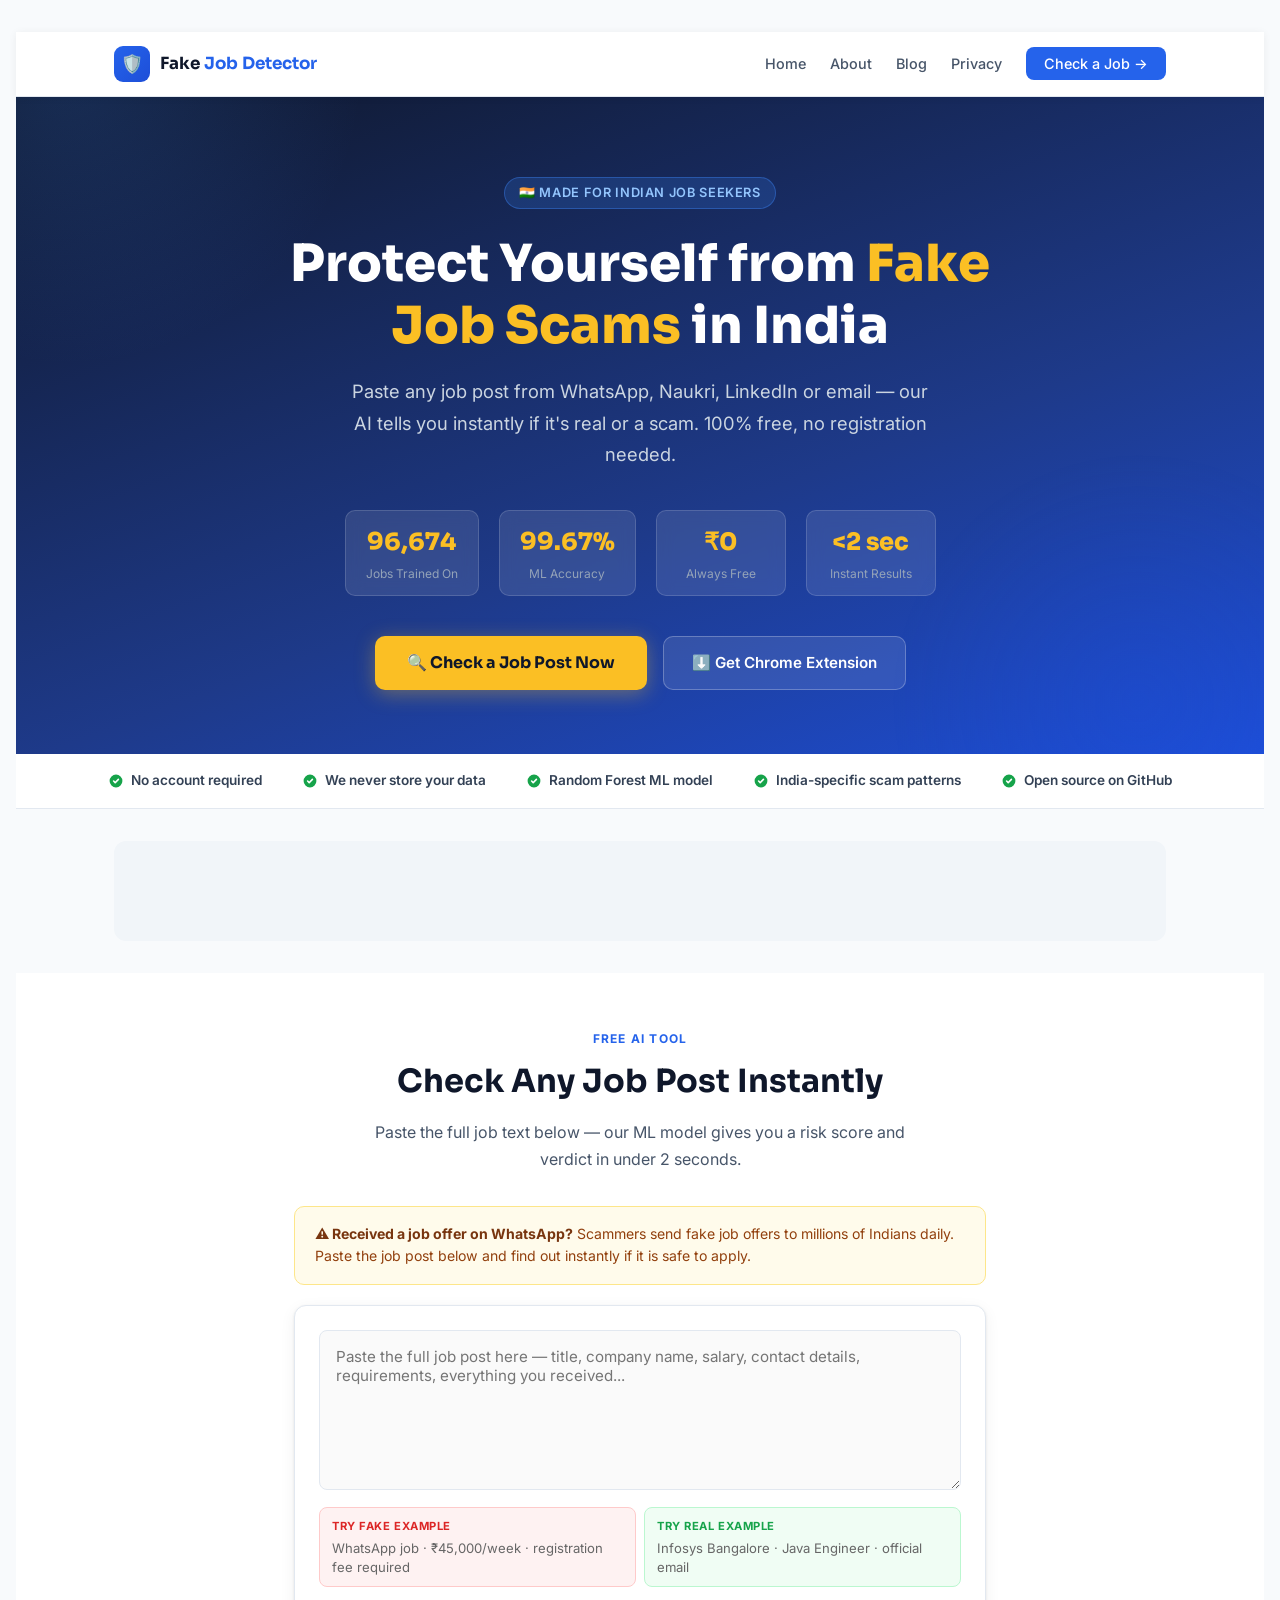
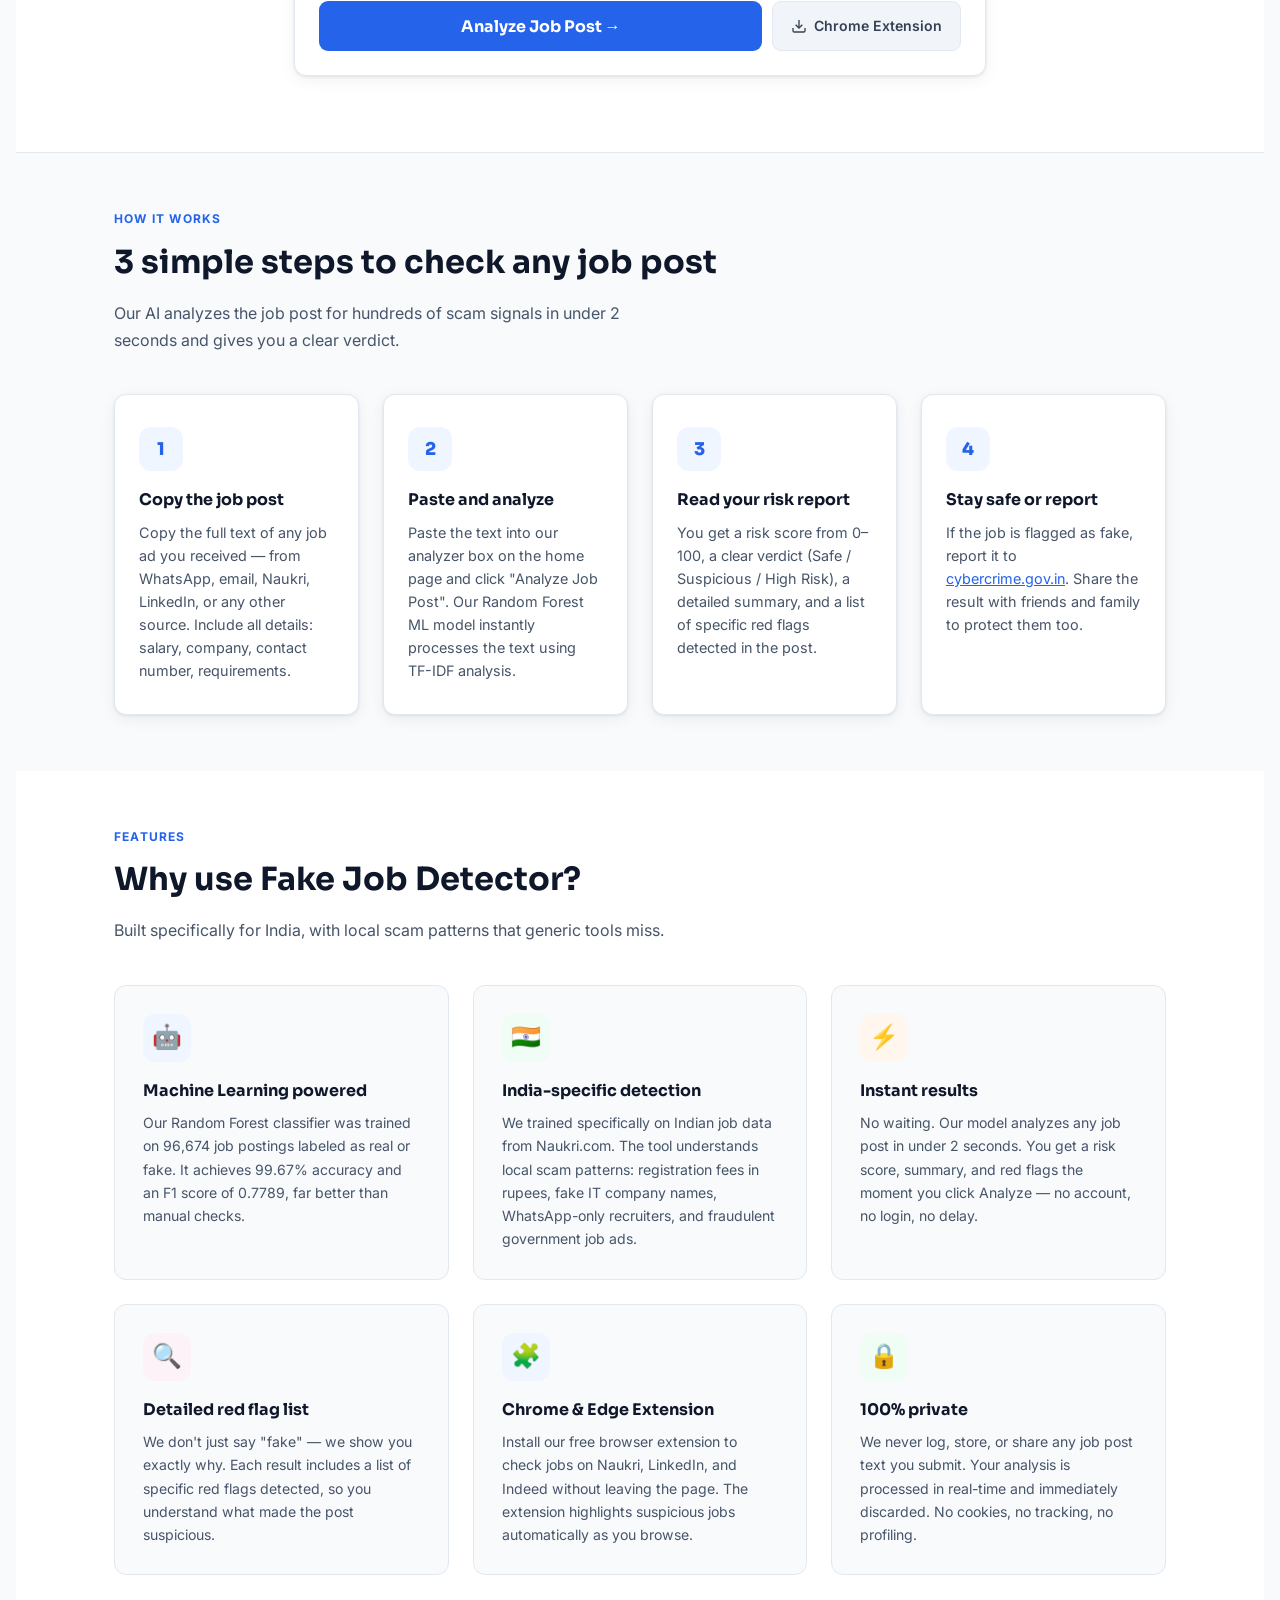
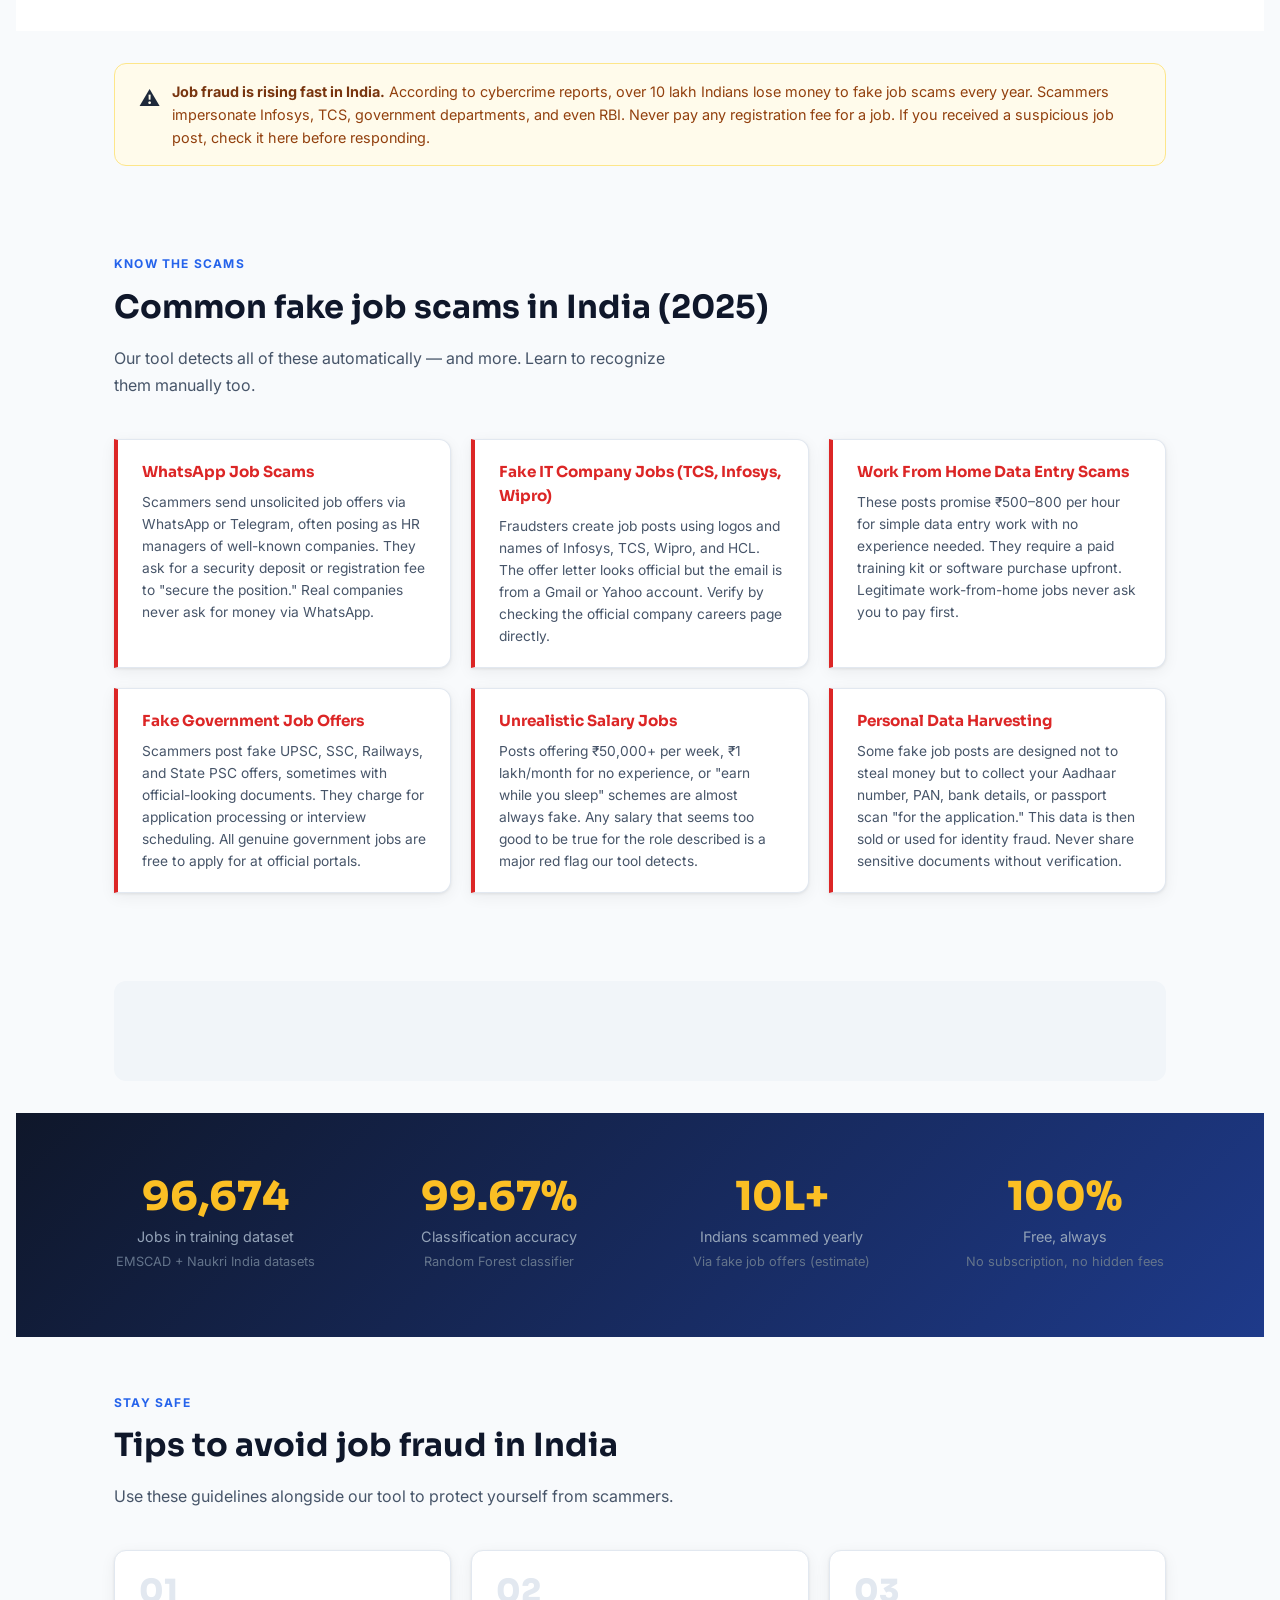
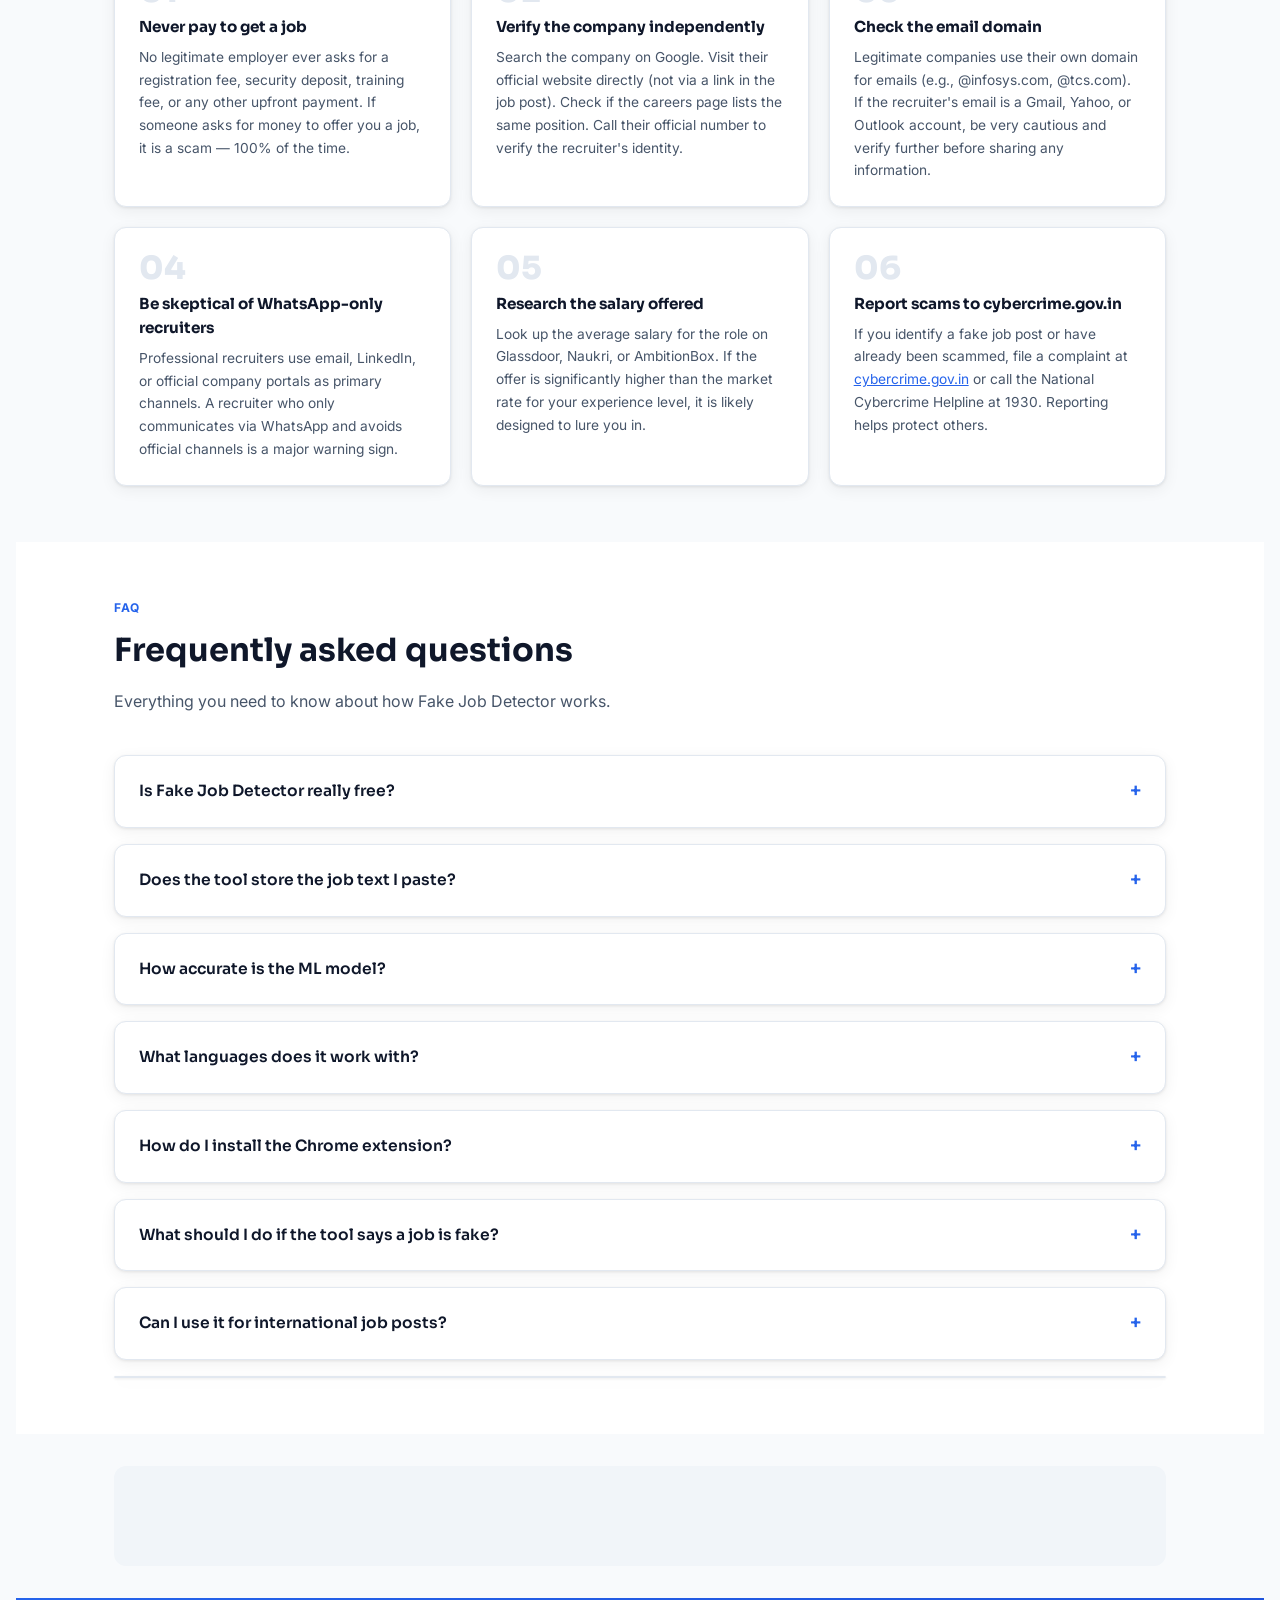
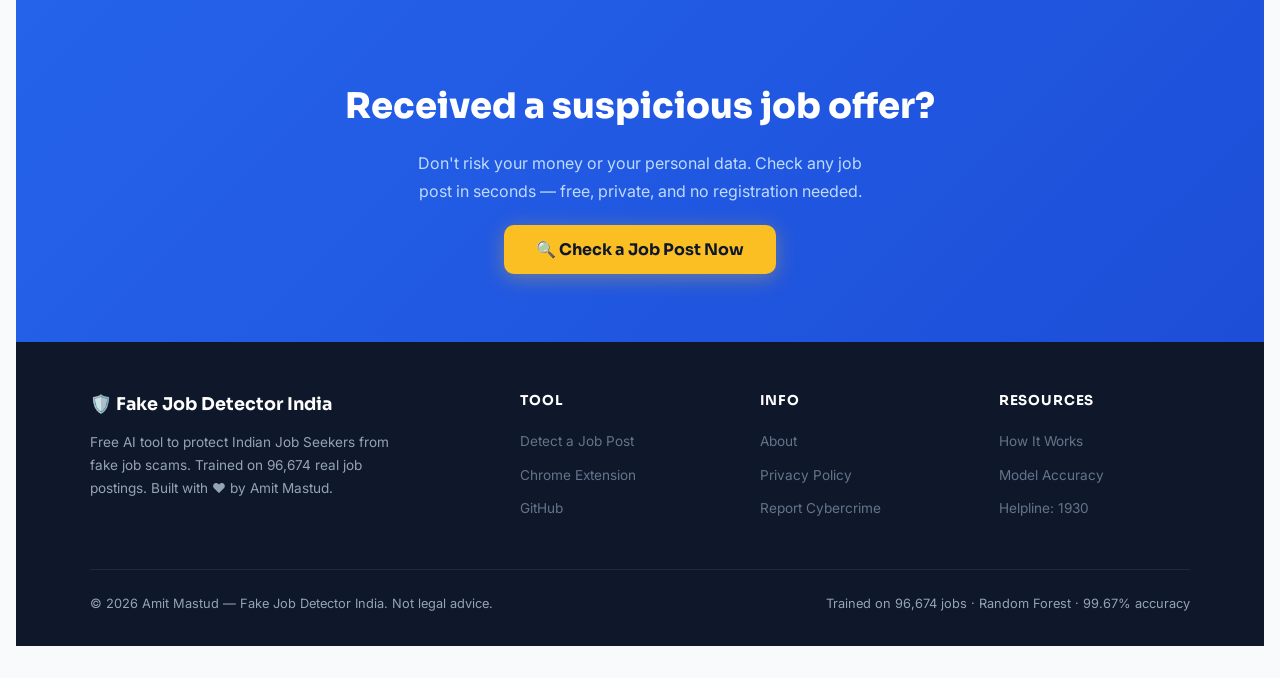
<file: static/index.html>
<!DOCTYPE html>
<html lang="en" xmlns:https="http://www.w3.org/1999/xhtml">
<head>
 <meta charset="UTF-8">
    <meta name="viewport" content="width=device-width, initial-scale=1.0">
  <title>Fake Job Detector India — AI Tool to Detect Fake Job Posts | Free</title>
  <meta name="description" content="Detect fake and fraudulent job postings instantly using our AI-powered Machine Learning model. Protect yourself from job scams with advanced analysis. Free fake job detector tool.">
    <meta name="keywords" content="fake job detection, job fraud detector, fraudulent job postings, job scam detector, fake job detector, ML job analysis, job posting classifier">
    <meta name="author" content="Amit Mastud">
    <meta name="robots" content="index, follow">
    <meta name="language" content="English">
    <meta name="revisit-after" content="7 days">
  <link rel="canonical" href="https://fake-job-detector-np6q.onrender.com/"/>

  <!-- Open Graph -->
   <meta property="og:title" content="Fake Job Detection Tool - Detect Job Fraud with AI">
    <meta property="og:description" content="Free ML-powered tool to detect fake and fraudulent job postings in seconds.">
    <meta property="og:url" content="https://fake-job-detector-np6q.onrender.com/">
    <meta property="og:type" content="website">
  <meta property="og:title" content="Fake Job Detector India — Check Any Job Post in Seconds"/>
  <meta property="og:description" content="AI-powered tool trained on 96,674 jobs. Paste any job post and get instant risk score, verdict and red flags. Free forever."/>
  <meta property="og:site_name" content="Fake Job Detector India"/>

  <!-- AdSense -->
  <meta name="google-adsense-account" content="ca-pub-4915960792662137"/>
  <script async src="https://pagead2.googlesyndication.com/pagead/js/adsbygoogle.js?client=ca-pub-4915960792662137" crossorigin="anonymous"></script>
   <meta name="twitter:card" content="summary_large_image">
    <meta name="twitter:title" content="Fake Job Detection Tool">
    <meta name="twitter:description" content="Detect fraudulent job postings using AI/ML">

    <!-- Canonical URL -->
    <link rel="canonical" href="https://fake-job-detector-np6q.onrender.com/">

    <link rel="stylesheet" href="/static/style.css">

  <!-- Google Analytics -->
  <script async src="https://www.googletagmanager.com/gtag/js?id=G-6JYHV9CXSN"></script>
  <script>
    window.dataLayer = window.dataLayer || [];
    function gtag(){dataLayer.push(arguments);}
    gtag('js', new Date());
    gtag('config', 'G-6JYHV9CXSN');
  </script>

  <!-- Fonts -->
  <link rel="preconnect" href="https://fonts.googleapis.com">
  <link href="https://fonts.googleapis.com/css2?family=Sora:wght@400;500;600;700;800&family=Inter:wght@400;500;600&display=swap" rel="stylesheet">

  <style>
    *, *::before, *::after { box-sizing: border-box; margin: 0; padding: 0; }

    :root {
      --navy: #0f172a;
      --blue: #2563eb;
      --blue-light: #3b82f6;
      --blue-pale: #eff6ff;
      --red: #dc2626;
      --red-pale: #fef2f2;
      --green: #16a34a;
      --green-pale: #f0fdf4;
      --yellow: #d97706;
      --yellow-pale: #fffbeb;
      --gray-50: #f8fafc;
      --gray-100: #f1f5f9;
      --gray-200: #e2e8f0;
      --gray-400: #94a3b8;
      --gray-600: #475569;
      --gray-700: #334155;
      --gray-800: #1e293b;
      --radius: 12px;
      --shadow: 0 1px 3px rgba(0,0,0,0.08), 0 4px 16px rgba(0,0,0,0.06);
      --shadow-lg: 0 4px 6px rgba(0,0,0,0.05), 0 10px 40px rgba(0,0,0,0.1);
    }

    body {
      font-family: 'Inter', sans-serif;
      background: var(--gray-50);
      color: var(--gray-800);
      line-height: 1.6;
      font-size: 16px;
    }

    /* ─── NAV ─── */
    nav {
      background: #fff;
      border-bottom: 1px solid var(--gray-200);
      position: sticky;
      top: 0;
      z-index: 100;
      box-shadow: 0 1px 8px rgba(0,0,0,0.06);
    }
    .nav-inner {
      max-width: 1100px;
      margin: 0 auto;
      padding: 0 1.5rem;
      height: 64px;
      display: flex;
      align-items: center;
      justify-content: space-between;
    }
    .nav-logo {
      display: flex;
      align-items: center;
      gap: 10px;
      text-decoration: none;
    }
    .nav-logo-icon {
      width: 36px;
      height: 36px;
      background: linear-gradient(135deg, var(--blue), #1d4ed8);
      border-radius: 9px;
      display: flex;
      align-items: center;
      justify-content: center;
      font-size: 18px;
    }
    .nav-logo-text {
      font-family: 'Sora', sans-serif;
      font-size: 1.05rem;
      font-weight: 700;
      color: var(--navy);
      line-height: 1.2;
    }
    .nav-logo-text span { color: var(--blue); }
    .nav-links {
      display: flex;
      align-items: center;
      gap: 1.5rem;
      list-style: none;
    }
    .nav-links a {
      text-decoration: none;
      font-size: 0.9rem;
      font-weight: 500;
      color: var(--gray-600);
      transition: color 0.2s;
    }
    .nav-links a:hover { color: var(--blue); }
    .nav-cta {
      background: var(--blue);
      color: #fff !important;
      padding: 8px 18px;
      border-radius: 8px;
      transition: background 0.2s !important;
    }
    .nav-cta:hover { background: #1d4ed8 !important; }

    /* ─── HERO ─── */
    .hero {
      background: linear-gradient(160deg, #0f172a 0%, #1e3a8a 60%, #1d4ed8 100%);
      color: #fff;
      padding: 5rem 1.5rem 4rem;
      text-align: center;
      position: relative;
      overflow: hidden;
    }
    .hero::before {
      content: '';
      position: absolute;
      top: -50%;
      left: -20%;
      width: 600px;
      height: 600px;
      background: radial-gradient(circle, rgba(59,130,246,0.2) 0%, transparent 70%);
      pointer-events: none;
    }
    .hero::after {
      content: '';
      position: absolute;
      bottom: -30%;
      right: -10%;
      width: 500px;
      height: 500px;
      background: radial-gradient(circle, rgba(29,78,216,0.25) 0%, transparent 70%);
      pointer-events: none;
    }
    .hero-badge {
      display: inline-flex;
      align-items: center;
      gap: 6px;
      background: rgba(59,130,246,0.2);
      border: 1px solid rgba(59,130,246,0.4);
      color: #93c5fd;
      font-size: 0.8rem;
      font-weight: 600;
      padding: 5px 14px;
      border-radius: 20px;
      margin-bottom: 1.5rem;
      letter-spacing: 0.05em;
      text-transform: uppercase;
    }
    .hero h1 {
      font-family: 'Sora', sans-serif;
      font-size: clamp(2rem, 5vw, 3.2rem);
      font-weight: 800;
      line-height: 1.2;
      margin-bottom: 1.25rem;
      max-width: 780px;
      margin-left: auto;
      margin-right: auto;
    }
    .hero h1 span { color: #fbbf24; }
    .hero-sub {
      font-size: clamp(1rem, 2vw, 1.15rem);
      color: #cbd5e1;
      max-width: 580px;
      margin: 0 auto 2.5rem;
      line-height: 1.7;
    }
    .hero-stats {
      display: flex;
      flex-wrap: wrap;
      justify-content: center;
      gap: 1.25rem;
      margin-bottom: 2.5rem;
    }
    .hero-stat {
      background: rgba(255,255,255,0.1);
      backdrop-filter: blur(8px);
      border: 1px solid rgba(255,255,255,0.15);
      border-radius: 10px;
      padding: 0.75rem 1.25rem;
      min-width: 130px;
    }
    .hero-stat-num {
      font-family: 'Sora', sans-serif;
      font-size: 1.5rem;
      font-weight: 800;
      color: #fbbf24;
    }
    .hero-stat-label {
      font-size: 0.75rem;
      color: #94a3b8;
      margin-top: 2px;
    }
    .hero-btn-group {
      display: flex;
      flex-wrap: wrap;
      gap: 1rem;
      justify-content: center;
    }
    .btn-hero-primary {
      background: #fbbf24;
      color: #0f172a;
      font-family: 'Sora', sans-serif;
      font-weight: 700;
      font-size: 1rem;
      padding: 14px 32px;
      border-radius: 10px;
      text-decoration: none;
      transition: transform 0.2s, box-shadow 0.2s;
      box-shadow: 0 4px 20px rgba(251,191,36,0.35);
    }
    .btn-hero-primary:hover { transform: translateY(-2px); box-shadow: 0 6px 28px rgba(251,191,36,0.45); }
    .btn-hero-secondary {
      background: rgba(255,255,255,0.1);
      color: #fff;
      font-weight: 600;
      font-size: 0.95rem;
      padding: 14px 28px;
      border-radius: 10px;
      text-decoration: none;
      border: 1px solid rgba(255,255,255,0.25);
      transition: background 0.2s;
    }
    .btn-hero-secondary:hover { background: rgba(255,255,255,0.18); }

    /* ─── MAIN CONTENT ─── */
    .page-wrap {
      max-width: 1100px;
      margin: 0 auto;
      padding: 0 1.5rem;
    }

    section { padding: 3.5rem 0; }

    .section-label {
      font-size: 0.75rem;
      font-weight: 700;
      letter-spacing: 0.1em;
      text-transform: uppercase;
      color: var(--blue);
      margin-bottom: 0.5rem;
    }
    .section-title {
      font-family: 'Sora', sans-serif;
      font-size: clamp(1.5rem, 3vw, 2rem);
      font-weight: 700;
      color: var(--navy);
      margin-bottom: 0.75rem;
    }
    .section-sub {
      color: var(--gray-600);
      font-size: 1rem;
      max-width: 560px;
      line-height: 1.7;
    }

    /* ─── TRUST BADGES ─── */
    .trust-bar {
      background: #fff;
      border-bottom: 1px solid var(--gray-200);
      padding: 1rem 1.5rem;
    }
    .trust-bar-inner {
      max-width: 1100px;
      margin: 0 auto;
      display: flex;
      flex-wrap: wrap;
      gap: 1rem 2.5rem;
      justify-content: center;
      align-items: center;
    }
    .trust-item {
      display: flex;
      align-items: center;
      gap: 7px;
      font-size: 0.85rem;
      font-weight: 600;
      color: var(--gray-700);
    }
    .trust-item svg { color: var(--green); }

    /* ─── HOW IT WORKS ─── */
    .steps-grid {
      display: grid;
      grid-template-columns: repeat(auto-fit, minmax(220px, 1fr));
      gap: 1.5rem;
      margin-top: 2.5rem;
    }
    .step-card {
      background: #fff;
      border: 1px solid var(--gray-200);
      border-radius: var(--radius);
      padding: 2rem 1.5rem;
      position: relative;
      box-shadow: var(--shadow);
      transition: transform 0.2s, box-shadow 0.2s;
    }
    .step-card:hover { transform: translateY(-3px); box-shadow: var(--shadow-lg); }
    .step-num {
      width: 44px;
      height: 44px;
      background: var(--blue-pale);
      color: var(--blue);
      border-radius: 12px;
      display: flex;
      align-items: center;
      justify-content: center;
      font-family: 'Sora', sans-serif;
      font-weight: 800;
      font-size: 1.1rem;
      margin-bottom: 1rem;
    }
    .step-card h3 {
      font-family: 'Sora', sans-serif;
      font-weight: 700;
      color: var(--navy);
      margin-bottom: 0.5rem;
      font-size: 1rem;
    }
    .step-card p { font-size: 0.9rem; color: var(--gray-600); line-height: 1.6; }

    /* ─── FEATURES ─── */
    .features-section { background: #fff; }
    .features-grid {
      display: grid;
      grid-template-columns: repeat(auto-fit, minmax(280px, 1fr));
      gap: 1.5rem;
      margin-top: 2.5rem;
    }
    .feature-card {
      border: 1px solid var(--gray-200);
      border-radius: var(--radius);
      padding: 1.75rem;
      background: var(--gray-50);
      transition: border-color 0.2s, box-shadow 0.2s;
    }
    .feature-card:hover { border-color: var(--blue-light); box-shadow: 0 0 0 3px rgba(59,130,246,0.07); }
    .feature-icon {
      width: 48px;
      height: 48px;
      border-radius: 12px;
      display: flex;
      align-items: center;
      justify-content: center;
      font-size: 1.5rem;
      margin-bottom: 1rem;
    }
    .feature-card h3 {
      font-family: 'Sora', sans-serif;
      font-weight: 700;
      color: var(--navy);
      font-size: 1rem;
      margin-bottom: 0.5rem;
    }
    .feature-card p { font-size: 0.88rem; color: var(--gray-600); line-height: 1.65; }

    /* ─── SCAM TYPES ─── */
    .scam-grid {
      display: grid;
      grid-template-columns: repeat(auto-fit, minmax(280px, 1fr));
      gap: 1.25rem;
      margin-top: 2.5rem;
    }
    .scam-card {
      background: #fff;
      border: 1px solid var(--gray-200);
      border-left: 4px solid var(--red);
      border-radius: 0 var(--radius) var(--radius) 0;
      padding: 1.25rem 1.5rem;
      box-shadow: var(--shadow);
    }
    .scam-card h4 {
      font-family: 'Sora', sans-serif;
      font-weight: 700;
      color: var(--red);
      font-size: 0.95rem;
      margin-bottom: 0.4rem;
    }
    .scam-card p { font-size: 0.86rem; color: var(--gray-600); line-height: 1.6; }

    /* ─── STATS SECTION ─── */
    .stats-section {
      background: linear-gradient(135deg, var(--navy) 0%, #1e3a8a 100%);
      color: #fff;
      padding: 4rem 1.5rem;
    }
    .stats-grid {
      max-width: 1100px;
      margin: 0 auto;
      display: grid;
      grid-template-columns: repeat(auto-fit, minmax(200px, 1fr));
      gap: 2rem;
      text-align: center;
    }
    .stat-item {}
    .stat-num {
      font-family: 'Sora', sans-serif;
      font-size: 2.5rem;
      font-weight: 800;
      color: #fbbf24;
      line-height: 1;
      margin-bottom: 0.5rem;
    }
    .stat-label { font-size: 0.9rem; color: #94a3b8; }
    .stat-desc { font-size: 0.8rem; color: #64748b; margin-top: 0.25rem; }

    /* ─── FAQ ─── */
    .faq-list { margin-top: 2.5rem; display: flex; flex-direction: column; gap: 1rem; }
    .faq-item {
      background: #fff;
      border: 1px solid var(--gray-200);
      border-radius: var(--radius);
      overflow: hidden;
      box-shadow: var(--shadow);
    }
    .faq-q {
      padding: 1.25rem 1.5rem;
      font-family: 'Sora', sans-serif;
      font-weight: 600;
      color: var(--navy);
      font-size: 0.97rem;
      cursor: pointer;
      display: flex;
      justify-content: space-between;
      align-items: center;
      gap: 1rem;
    }
    .faq-q:hover { background: var(--gray-50); }
    .faq-icon { font-size: 1.2rem; color: var(--blue); transition: transform 0.2s; flex-shrink: 0; }
    .faq-a {
      display: none;
      padding: 0 1.5rem 1.25rem;
      font-size: 0.92rem;
      color: var(--gray-600);
      line-height: 1.75;
      border-top: 1px solid var(--gray-100);
    }
    .faq-item.open .faq-a { display: block; }
    .faq-item.open .faq-icon { transform: rotate(45deg); }

    /* ─── TIPS SECTION ─── */
    .tips-grid {
      display: grid;
      grid-template-columns: repeat(auto-fit, minmax(260px, 1fr));
      gap: 1.25rem;
      margin-top: 2.5rem;
    }
    .tip-card {
      background: #fff;
      border: 1px solid var(--gray-200);
      border-radius: var(--radius);
      padding: 1.5rem;
      box-shadow: var(--shadow);
    }
    .tip-num {
      font-family: 'Sora', sans-serif;
      font-size: 2rem;
      font-weight: 800;
      color: var(--gray-200);
      line-height: 1;
      margin-bottom: 0.5rem;
    }
    .tip-card h4 {
      font-family: 'Sora', sans-serif;
      font-weight: 700;
      color: var(--navy);
      font-size: 0.95rem;
      margin-bottom: 0.4rem;
    }
    .tip-card p { font-size: 0.86rem; color: var(--gray-600); line-height: 1.65; }

    /* ─── AD SLOTS ─── */
    .ad-slot {
      background: var(--gray-100);
      border: 1px dashed var(--gray-300);
      border-radius: var(--radius);
      min-height: 100px;
      display: flex;
      align-items: center;
      justify-content: center;
      margin: 2rem 0;
    }

    /* ─── CTA SECTION ─── */
    .cta-section {
      background: linear-gradient(135deg, var(--blue) 0%, #1d4ed8 100%);
      color: #fff;
      padding: 5rem 1.5rem;
      text-align: center;
    }
    .cta-section h2 {
      font-family: 'Sora', sans-serif;
      font-size: clamp(1.6rem, 3vw, 2.2rem);
      font-weight: 800;
      margin-bottom: 1rem;
    }
    .cta-section p {
      font-size: 1rem;
      color: #bfdbfe;
      max-width: 480px;
      margin: 0 auto 2rem;
      line-height: 1.7;
    }

    /* ─── FOOTER ─── */
    footer {
      background: var(--navy);
      color: #94a3b8;
      padding: 3rem 1.5rem 2rem;
    }
    .footer-inner {
      max-width: 1100px;
      margin: 0 auto;
    }
    .footer-grid {
      display: grid;
      grid-template-columns: 2fr 1fr 1fr 1fr;
      gap: 3rem;
      margin-bottom: 3rem;
    }
    .footer-brand h3 {
      font-family: 'Sora', sans-serif;
      font-size: 1.1rem;
      font-weight: 700;
      color: #fff;
      margin-bottom: 0.75rem;
    }
    .footer-brand p { font-size: 0.85rem; line-height: 1.7; max-width: 300px; }
    .footer-col h4 {
      font-family: 'Sora', sans-serif;
      font-size: 0.85rem;
      font-weight: 700;
      color: #fff;
      margin-bottom: 1rem;
      text-transform: uppercase;
      letter-spacing: 0.06em;
    }
    .footer-col ul { list-style: none; display: flex; flex-direction: column; gap: 0.5rem; }
    .footer-col a { font-size: 0.85rem; color: #64748b; text-decoration: none; transition: color 0.2s; }
    .footer-col a:hover { color: #93c5fd; }
    .footer-bottom {
      border-top: 1px solid rgba(255,255,255,0.08);
      padding-top: 1.5rem;
      display: flex;
      justify-content: space-between;
      align-items: center;
      flex-wrap: wrap;
      gap: 0.75rem;
      font-size: 0.8rem;
    }
    .footer-bottom a { color: #64748b; text-decoration: none; }
    .footer-bottom a:hover { color: #93c5fd; }

    /* ─── UTILS ─── */
    .text-center { text-align: center; }
    .badge {
      display: inline-flex;
      align-items: center;
      gap: 4px;
      font-size: 0.75rem;
      font-weight: 600;
      padding: 4px 10px;
      border-radius: 6px;
    }
    .badge-red { background: var(--red-pale); color: var(--red); }
    .badge-green { background: var(--green-pale); color: var(--green); }
    .badge-blue { background: var(--blue-pale); color: var(--blue); }

    .alert-banner {
      background: var(--yellow-pale);
      border: 1px solid #fde68a;
      border-radius: var(--radius);
      padding: 1rem 1.5rem;
      margin: 2rem 0;
      display: flex;
      gap: 0.75rem;
      align-items: flex-start;
    }
    .alert-banner .icon { font-size: 1.3rem; flex-shrink: 0; margin-top: 2px; }
    .alert-banner p { font-size: 0.9rem; color: #92400e; line-height: 1.6; }
    .alert-banner strong { color: #78350f; }

    @media (max-width: 768px) {
      .nav-links { display: none; }
      .footer-grid { grid-template-columns: 1fr 1fr; gap: 2rem; }
      .footer-brand { grid-column: 1 / -1; }
    }
    @media (max-width: 480px) {
      .footer-grid { grid-template-columns: 1fr; }
      .hero { padding: 3rem 1rem 2.5rem; }
    }
  </style>
</head>
<body>

<!-- ─── NAV ─── -->
<nav>
  <div class="nav-inner">
    <a href="/" class="nav-logo">
      <div class="nav-logo-icon">🛡️</div>
      <div>
        <div class="nav-logo-text">Fake <span>Job Detector</span></div>
      </div>
    </a>
    <ul class="nav-links">
      <li><a href="/">Home</a></li>
      <li><a href="/about">About</a></li>
      <li><a href="/blog">Blog</a></li>
      <li><a href="/privacy">Privacy</a></li>
      <li><a href="#analyzer" class="nav-cta">Check a Job →</a></li>
    </ul>
  </div>
</nav>

<!-- ─── HERO ─── -->
<section class="hero">
  <div class="hero-badge">🇮🇳 Made for Indian Job Seekers</div>
  <h1>Protect Yourself from <span>Fake Job Scams</span> in India</h1>
  <p class="hero-sub">Paste any job post from WhatsApp, Naukri, LinkedIn or email — our AI tells you instantly if it's real or a scam. 100% free, no registration needed.</p>
  <div class="hero-stats">
    <div class="hero-stat">
      <div class="hero-stat-num">96,674</div>
      <div class="hero-stat-label">Jobs Trained On</div>
    </div>
    <div class="hero-stat">
      <div class="hero-stat-num">99.67%</div>
      <div class="hero-stat-label">ML Accuracy</div>
    </div>
    <div class="hero-stat">
      <div class="hero-stat-num">₹0</div>
      <div class="hero-stat-label">Always Free</div>
    </div>
    <div class="hero-stat">
      <div class="hero-stat-num">&lt;2 sec</div>
      <div class="hero-stat-label">Instant Results</div>
    </div>
  </div>
  <div class="hero-btn-group">
    <a href="#analyzer" class="btn-hero-primary">🔍 Check a Job Post Now</a>
    <a href="https://chromewebstore.google.com/detail/fake-job-detector-india/bciiilkcfiggdnmkdglookmddfjpagjm" target="_blank" class="btn-hero-secondary">⬇️ Get Chrome Extension</a>
  </div>
</section>

<!-- ─── TRUST BAR ─── -->
<div class="trust-bar">
  <div class="trust-bar-inner">
    <div class="trust-item">
      <svg width="16" height="16" fill="currentColor" viewBox="0 0 20 20"><path fill-rule="evenodd" d="M10 18a8 8 0 100-16 8 8 0 000 16zm3.707-9.293a1 1 0 00-1.414-1.414L9 10.586 7.707 9.293a1 1 0 00-1.414 1.414l2 2a1 1 0 001.414 0l4-4z" clip-rule="evenodd"/></svg>
      No account required
    </div>
    <div class="trust-item">
      <svg width="16" height="16" fill="currentColor" viewBox="0 0 20 20"><path fill-rule="evenodd" d="M10 18a8 8 0 100-16 8 8 0 000 16zm3.707-9.293a1 1 0 00-1.414-1.414L9 10.586 7.707 9.293a1 1 0 00-1.414 1.414l2 2a1 1 0 001.414 0l4-4z" clip-rule="evenodd"/></svg>
      We never store your data
    </div>
    <div class="trust-item">
      <svg width="16" height="16" fill="currentColor" viewBox="0 0 20 20"><path fill-rule="evenodd" d="M10 18a8 8 0 100-16 8 8 0 000 16zm3.707-9.293a1 1 0 00-1.414-1.414L9 10.586 7.707 9.293a1 1 0 00-1.414 1.414l2 2a1 1 0 001.414 0l4-4z" clip-rule="evenodd"/></svg>
      Random Forest ML model
    </div>
    <div class="trust-item">
      <svg width="16" height="16" fill="currentColor" viewBox="0 0 20 20"><path fill-rule="evenodd" d="M10 18a8 8 0 100-16 8 8 0 000 16zm3.707-9.293a1 1 0 00-1.414-1.414L9 10.586 7.707 9.293a1 1 0 00-1.414 1.414l2 2a1 1 0 001.414 0l4-4z" clip-rule="evenodd"/></svg>
      India-specific scam patterns
    </div>
    <div class="trust-item">
      <svg width="16" height="16" fill="currentColor" viewBox="0 0 20 20"><path fill-rule="evenodd" d="M10 18a8 8 0 100-16 8 8 0 000 16zm3.707-9.293a1 1 0 00-1.414-1.414L9 10.586 7.707 9.293a1 1 0 00-1.414 1.414l2 2a1 1 0 001.414 0l4-4z" clip-rule="evenodd"/></svg>
      Open source on GitHub
    </div>
  </div>
</div>

<!-- ─── AD SLOT TOP ─── -->
<div class="page-wrap">
  <div class="ad-slot">
    <ins class="adsbygoogle"
         style="display:block; width:100%;"
         data-ad-client="ca-pub-4915960792662137"
         data-ad-slot="4823095229"
         data-ad-format="auto"
         data-full-width-responsive="true"></ins>
    <script>(adsbygoogle = window.adsbygoogle || []).push({});</script>
  </div>
</div>

<!-- ─── ANALYZER TOOL ─── -->
<section id="analyzer" style="background:#fff; border-bottom: 1px solid var(--gray-200);">
  <div class="page-wrap" style="max-width:740px;">
    <div class="text-center" style="margin-bottom:2rem;">
      <div class="section-label">Free AI Tool</div>
      <h2 class="section-title">Check Any Job Post Instantly</h2>
      <p class="section-sub" style="margin:0 auto;">Paste the full job text below — our ML model gives you a risk score and verdict in under 2 seconds.</p>
    </div>

    <!-- Warning box -->
    <div style="background:#fffbeb;border:1px solid #fde68a;border-radius:10px;padding:1rem 1.25rem;margin-bottom:1.25rem;font-size:.88rem;color:#92400e;line-height:1.6;">
      <strong style="color:#78350f;">⚠️ Received a job offer on WhatsApp?</strong> Scammers send fake job offers to millions of Indians daily. Paste the job post below and find out instantly if it is safe to apply.
    </div>

    <!-- Tool card -->
    <div style="background:#fff;border:1px solid var(--gray-200);border-radius:var(--radius);padding:1.5rem;box-shadow:var(--shadow);margin-bottom:1.25rem;">
      <textarea id="jobText" style="width:100%;min-height:160px;border:1.5px solid var(--gray-200);border-radius:8px;padding:1rem;font-family:'Inter',sans-serif;font-size:.95rem;color:var(--gray-800);resize:vertical;outline:none;transition:border-color .2s;" onfocus="this.style.borderColor='var(--blue)'" onblur="this.style.borderColor='var(--gray-200)'"
        placeholder="Paste the full job post here — title, company name, salary, contact details, requirements, everything you received..."></textarea>

      <!-- Example cards -->
      <div style="display:grid;grid-template-columns:1fr 1fr;gap:8px;margin:10px 0 14px;">
        <div onclick="loadExample('fake')" style="border:1px solid #fecaca;border-radius:8px;padding:10px 12px;cursor:pointer;font-size:.82rem;background:#fef2f2;transition:background .2s;">
          <div style="font-size:.7rem;font-weight:700;text-transform:uppercase;letter-spacing:.05em;color:#dc2626;margin-bottom:3px;">Try fake example</div>
          <p style="color:#666;line-height:1.4;">WhatsApp job · ₹45,000/week · registration fee required</p>
        </div>
        <div onclick="loadExample('real')" style="border:1px solid #bbf7d0;border-radius:8px;padding:10px 12px;cursor:pointer;font-size:.82rem;background:#f0fdf4;transition:background .2s;">
          <div style="font-size:.7rem;font-weight:700;text-transform:uppercase;letter-spacing:.05em;color:#16a34a;margin-bottom:3px;">Try real example</div>
          <p style="color:#666;line-height:1.4;">Infosys Bangalore · Java Engineer · official email</p>
        </div>
      </div>

      <div style="display:flex;gap:10px;flex-wrap:wrap;">
        <button onclick="analyze()" style="flex:1;background:var(--blue);color:#fff;font-family:'Sora',sans-serif;font-weight:700;font-size:1rem;padding:13px 24px;border:none;border-radius:9px;cursor:pointer;transition:background .2s;" onmouseover="this.style.background='#1d4ed8'" onmouseout="this.style.background='var(--blue)'">Analyze Job Post →</button>
        <a href="https://chromewebstore.google.com/detail/fake-job-detector-india/bciiilkcfiggdnmkdglookmddfjpagjm" target="_blank" style="display:flex;align-items:center;gap:7px;background:var(--gray-100);color:var(--gray-700);font-size:.88rem;font-weight:600;padding:13px 18px;border-radius:9px;text-decoration:none;border:1px solid var(--gray-200);transition:background .2s;" onmouseover="this.style.background='var(--gray-200)'" onmouseout="this.style.background='var(--gray-100)'">
          <svg width="16" height="16" viewBox="0 0 24 24" fill="none" stroke="currentColor" stroke-width="2"><path d="M21 15v4a2 2 0 0 1-2 2H5a2 2 0 0 1-2-2v-4"/><polyline points="7 10 12 15 17 10"/><line x1="12" y1="15" x2="12" y2="3"/></svg>
          Chrome Extension
        </a>
      </div>
    </div>

    <!-- Loading -->
    <div id="loading" class="hidden" style="text-align:center;padding:2rem;">
      <div style="width:40px;height:40px;border:3px solid var(--gray-200);border-top-color:var(--blue);border-radius:50%;animation:spin 0.8s linear infinite;margin:0 auto 1rem;"></div>
      <p style="color:var(--gray-600);">Running ML model...</p>
    </div>

    <!-- Result -->
    <div id="result" class="hidden">
      <div class="score-card" id="scoreCard" style="background:#fff;border:1px solid var(--gray-200);border-radius:var(--radius);padding:1.5rem;display:flex;align-items:center;gap:1.5rem;margin-bottom:1rem;box-shadow:var(--shadow);">
        <div class="score-circle" id="scoreCircle" style="width:80px;height:80px;border-radius:50%;display:flex;flex-direction:column;align-items:center;justify-content:center;flex-shrink:0;font-family:'Sora',sans-serif;">
          <span id="scoreNumber" style="font-size:1.6rem;font-weight:800;line-height:1;">0</span>
          <small style="font-size:.65rem;opacity:.7;text-transform:uppercase;letter-spacing:.05em;">risk</small>
        </div>
        <div>
          <h2 id="verdict" style="font-family:'Sora',sans-serif;font-size:1.25rem;font-weight:700;margin-bottom:.25rem;"></h2>
          <p id="verdictSub" style="font-size:.88rem;color:var(--gray-600);margin-bottom:.25rem;"></p>
          <p id="mlConfidence" style="font-size:.8rem;color:var(--gray-400);"></p>
        </div>
      </div>

      <div style="background:var(--gray-100);border:1px dashed var(--gray-300);border-radius:var(--radius);min-height:90px;display:flex;align-items:center;justify-content:center;margin-bottom:1rem;">
        <ins class="adsbygoogle" style="display:block;width:100%;" data-ad-client="ca-pub-4915960792662137" data-ad-slot="7372177454" data-ad-format="auto" data-full-width-responsive="true"></ins>
        <script>(adsbygoogle = window.adsbygoogle || []).push({});</script>
      </div>

      <div style="background:#fff;border:1px solid var(--gray-200);border-radius:var(--radius);padding:1.25rem 1.5rem;margin-bottom:1rem;box-shadow:var(--shadow);">
        <h3 style="font-family:'Sora',sans-serif;font-weight:700;color:var(--navy);margin-bottom:.5rem;">Summary</h3>
        <p id="summary" style="font-size:.92rem;color:var(--gray-600);line-height:1.7;"></p>
      </div>

      <div style="background:#fff;border:1px solid var(--gray-200);border-radius:var(--radius);padding:1.25rem 1.5rem;margin-bottom:1rem;box-shadow:var(--shadow);">
        <h3 style="font-family:'Sora',sans-serif;font-weight:700;color:var(--navy);margin-bottom:.75rem;">Signals detected</h3>
        <div id="flags"></div>
      </div>

      <div id="missingCard" class="hidden" style="background:#fff;border:1px solid var(--gray-200);border-radius:var(--radius);padding:1.25rem 1.5rem;margin-bottom:1rem;box-shadow:var(--shadow);">
        <h3 style="font-family:'Sora',sans-serif;font-weight:700;color:var(--navy);margin-bottom:.75rem;">Missing from this post</h3>
        <div id="missing"></div>
      </div>

      <div style="background:#fff;border:1px solid var(--gray-200);border-radius:var(--radius);padding:1.25rem 1.5rem;margin-bottom:1rem;box-shadow:var(--shadow);">
        <h3 style="font-family:'Sora',sans-serif;font-weight:700;color:var(--navy);margin-bottom:.75rem;">Help others stay safe</h3>
        <div style="display:flex;gap:10px;flex-wrap:wrap;">
          <button onclick="shareWhatsApp()" style="flex:1;background:var(--gray-100);color:var(--gray-700);border:1px solid var(--gray-200);padding:10px;border-radius:8px;cursor:pointer;font-size:.85rem;font-weight:600;">Share on WhatsApp</button>
          <button onclick="shareTwitter()" style="flex:1;background:var(--gray-100);color:var(--gray-700);border:1px solid var(--gray-200);padding:10px;border-radius:8px;cursor:pointer;font-size:.85rem;font-weight:600;">Share on Twitter</button>
          <button onclick="copyLink()" style="flex:1;background:var(--gray-100);color:var(--gray-700);border:1px solid var(--gray-200);padding:10px;border-radius:8px;cursor:pointer;font-size:.85rem;font-weight:600;">Copy Link</button>
        </div>
      </div>

      <div style="text-align:center;margin-bottom:1.5rem;">
        <a href="https://cybercrime.gov.in" target="_blank" style="color:#dc2626;font-size:.85rem;text-decoration:none;">Report this job to cybercrime.gov.in →</a>
      </div>
    </div>

  </div>
</section>

<style>
@keyframes spin { to { transform: rotate(360deg); } }

    /* Required by script.js */
    .hidden { display: none !important; }
    #scoreCircle { font-family: 'Sora', sans-serif; color: #fff; }
    #scoreCircle.red    { background: #dc2626; }
    #scoreCircle.amber  { background: #d97706; }
    #scoreCircle.green  { background: #16a34a; }
    .flag-item { display:flex; align-items:flex-start; gap:10px; padding:8px 0; border-bottom:1px solid var(--gray-100); }
    .flag-item:last-child { border-bottom: none; }
    .flag-dot { width:10px; height:10px; border-radius:50%; flex-shrink:0; margin-top:5px; }
    .dot-high   { background:#dc2626; }
    .dot-medium { background:#d97706; }
    .dot-low    { background:#16a34a; }
    .flag-text  { font-size:.9rem; color:var(--gray-800); line-height:1.4; }
    .flag-meta  { font-size:.75rem; color:var(--gray-400); margin-top:2px; }
    .missing-grid { display:flex; flex-wrap:wrap; gap:8px; }
    .missing-tag { background:var(--gray-100); color:var(--gray-600); border:1px solid var(--gray-200); padding:4px 12px; border-radius:20px; font-size:.82rem; }
</style>

<!-- ─── HOW IT WORKS ─── -->
<section>
  <div class="page-wrap">
    <div class="section-label">How it works</div>
    <h2 class="section-title">3 simple steps to check any job post</h2>
    <p class="section-sub">Our AI analyzes the job post for hundreds of scam signals in under 2 seconds and gives you a clear verdict.</p>
    <div class="steps-grid">
      <div class="step-card">
        <div class="step-num">1</div>
        <h3>Copy the job post</h3>
        <p>Copy the full text of any job ad you received — from WhatsApp, email, Naukri, LinkedIn, or any other source. Include all details: salary, company, contact number, requirements.</p>
      </div>
      <div class="step-card">
        <div class="step-num">2</div>
        <h3>Paste and analyze</h3>
        <p>Paste the text into our analyzer box on the home page and click "Analyze Job Post". Our Random Forest ML model instantly processes the text using TF-IDF analysis.</p>
      </div>
      <div class="step-card">
        <div class="step-num">3</div>
        <h3>Read your risk report</h3>
        <p>You get a risk score from 0–100, a clear verdict (Safe / Suspicious / High Risk), a detailed summary, and a list of specific red flags detected in the post.</p>
      </div>
      <div class="step-card">
        <div class="step-num">4</div>
        <h3>Stay safe or report</h3>
        <p>If the job is flagged as fake, report it to <a href="https://cybercrime.gov.in" target="_blank" style="color:var(--blue);">cybercrime.gov.in</a>. Share the result with friends and family to protect them too.</p>
      </div>
    </div>
  </div>
</section>

<!-- ─── FEATURES ─── -->
<section class="features-section">
  <div class="page-wrap">
    <div class="section-label">Features</div>
    <h2 class="section-title">Why use Fake Job Detector?</h2>
    <p class="section-sub">Built specifically for India, with local scam patterns that generic tools miss.</p>
    <div class="features-grid">
      <div class="feature-card">
        <div class="feature-icon" style="background:#eff6ff;">🤖</div>
        <h3>Machine Learning powered</h3>
        <p>Our Random Forest classifier was trained on 96,674 job postings labeled as real or fake. It achieves 99.67% accuracy and an F1 score of 0.7789, far better than manual checks.</p>
      </div>
      <div class="feature-card">
        <div class="feature-icon" style="background:#f0fdf4;">🇮🇳</div>
        <h3>India-specific detection</h3>
        <p>We trained specifically on Indian job data from Naukri.com. The tool understands local scam patterns: registration fees in rupees, fake IT company names, WhatsApp-only recruiters, and fraudulent government job ads.</p>
      </div>
      <div class="feature-card">
        <div class="feature-icon" style="background:#fff7ed;">⚡</div>
        <h3>Instant results</h3>
        <p>No waiting. Our model analyzes any job post in under 2 seconds. You get a risk score, summary, and red flags the moment you click Analyze — no account, no login, no delay.</p>
      </div>
      <div class="feature-card">
        <div class="feature-icon" style="background:#fdf2f8;">🔍</div>
        <h3>Detailed red flag list</h3>
        <p>We don't just say "fake" — we show you exactly why. Each result includes a list of specific red flags detected, so you understand what made the post suspicious.</p>
      </div>
      <div class="feature-card">
        <div class="feature-icon" style="background:#eff6ff;">🧩</div>
        <h3>Chrome & Edge Extension</h3>
        <p>Install our free browser extension to check jobs on Naukri, LinkedIn, and Indeed without leaving the page. The extension highlights suspicious jobs automatically as you browse.</p>
      </div>
      <div class="feature-card">
        <div class="feature-icon" style="background:#f0fdf4;">🔒</div>
        <h3>100% private</h3>
        <p>We never log, store, or share any job post text you submit. Your analysis is processed in real-time and immediately discarded. No cookies, no tracking, no profiling.</p>
      </div>
    </div>
  </div>
</section>

<!-- ─── ALERT BANNER ─── -->
<div class="page-wrap">
  <div class="alert-banner">
    <span class="icon">⚠️</span>
    <p><strong>Job fraud is rising fast in India.</strong> According to cybercrime reports, over 10 lakh Indians lose money to fake job scams every year. Scammers impersonate Infosys, TCS, government departments, and even RBI. Never pay any registration fee for a job. If you received a suspicious job post, check it here before responding.</p>
  </div>
</div>

<!-- ─── SCAM TYPES ─── -->
<section>
  <div class="page-wrap">
    <div class="section-label">Know the scams</div>
    <h2 class="section-title">Common fake job scams in India (2025)</h2>
    <p class="section-sub">Our tool detects all of these automatically — and more. Learn to recognize them manually too.</p>
    <div class="scam-grid">
      <div class="scam-card">
        <h4>WhatsApp Job Scams</h4>
        <p>Scammers send unsolicited job offers via WhatsApp or Telegram, often posing as HR managers of well-known companies. They ask for a security deposit or registration fee to "secure the position." Real companies never ask for money via WhatsApp.</p>
      </div>
      <div class="scam-card">
        <h4>Fake IT Company Jobs (TCS, Infosys, Wipro)</h4>
        <p>Fraudsters create job posts using logos and names of Infosys, TCS, Wipro, and HCL. The offer letter looks official but the email is from a Gmail or Yahoo account. Verify by checking the official company careers page directly.</p>
      </div>
      <div class="scam-card">
        <h4>Work From Home Data Entry Scams</h4>
        <p>These posts promise ₹500–800 per hour for simple data entry work with no experience needed. They require a paid training kit or software purchase upfront. Legitimate work-from-home jobs never ask you to pay first.</p>
      </div>
      <div class="scam-card">
        <h4>Fake Government Job Offers</h4>
        <p>Scammers post fake UPSC, SSC, Railways, and State PSC offers, sometimes with official-looking documents. They charge for application processing or interview scheduling. All genuine government jobs are free to apply for at official portals.</p>
      </div>
      <div class="scam-card">
        <h4>Unrealistic Salary Jobs</h4>
        <p>Posts offering ₹50,000+ per week, ₹1 lakh/month for no experience, or "earn while you sleep" schemes are almost always fake. Any salary that seems too good to be true for the role described is a major red flag our tool detects.</p>
      </div>
      <div class="scam-card">
        <h4>Personal Data Harvesting</h4>
        <p>Some fake job posts are designed not to steal money but to collect your Aadhaar number, PAN, bank details, or passport scan "for the application." This data is then sold or used for identity fraud. Never share sensitive documents without verification.</p>
      </div>
    </div>
  </div>
</section>

<!-- ─── AD SLOT MID ─── -->
<div class="page-wrap">
  <div class="ad-slot">
    <ins class="adsbygoogle"
         style="display:block; width:100%;"
         data-ad-client="ca-pub-4915960792662137"
         data-ad-slot="7372177454"
         data-ad-format="auto"
         data-full-width-responsive="true"></ins>
    <script>(adsbygoogle = window.adsbygoogle || []).push({});</script>
  </div>
</div>

<!-- ─── STATS ─── -->
<div class="stats-section">
  <div class="stats-grid">
    <div class="stat-item">
      <div class="stat-num">96,674</div>
      <div class="stat-label">Jobs in training dataset</div>
      <div class="stat-desc">EMSCAD + Naukri India datasets</div>
    </div>
    <div class="stat-item">
      <div class="stat-num">99.67%</div>
      <div class="stat-label">Classification accuracy</div>
      <div class="stat-desc">Random Forest classifier</div>
    </div>
    <div class="stat-item">
      <div class="stat-num">10L+</div>
      <div class="stat-label">Indians scammed yearly</div>
      <div class="stat-desc">Via fake job offers (estimate)</div>
    </div>
    <div class="stat-item">
      <div class="stat-num">100%</div>
      <div class="stat-label">Free, always</div>
      <div class="stat-desc">No subscription, no hidden fees</div>
    </div>
  </div>
</div>

<!-- ─── TIPS ─── -->
<section>
  <div class="page-wrap">
    <div class="section-label">Stay Safe</div>
    <h2 class="section-title">Tips to avoid job fraud in India</h2>
    <p class="section-sub">Use these guidelines alongside our tool to protect yourself from scammers.</p>
    <div class="tips-grid">
      <div class="tip-card">
        <div class="tip-num">01</div>
        <h4>Never pay to get a job</h4>
        <p>No legitimate employer ever asks for a registration fee, security deposit, training fee, or any other upfront payment. If someone asks for money to offer you a job, it is a scam — 100% of the time.</p>
      </div>
      <div class="tip-card">
        <div class="tip-num">02</div>
        <h4>Verify the company independently</h4>
        <p>Search the company on Google. Visit their official website directly (not via a link in the job post). Check if the careers page lists the same position. Call their official number to verify the recruiter's identity.</p>
      </div>
      <div class="tip-card">
        <div class="tip-num">03</div>
        <h4>Check the email domain</h4>
        <p>Legitimate companies use their own domain for emails (e.g., @infosys.com, @tcs.com). If the recruiter's email is a Gmail, Yahoo, or Outlook account, be very cautious and verify further before sharing any information.</p>
      </div>
      <div class="tip-card">
        <div class="tip-num">04</div>
        <h4>Be skeptical of WhatsApp-only recruiters</h4>
        <p>Professional recruiters use email, LinkedIn, or official company portals as primary channels. A recruiter who only communicates via WhatsApp and avoids official channels is a major warning sign.</p>
      </div>
      <div class="tip-card">
        <div class="tip-num">05</div>
        <h4>Research the salary offered</h4>
        <p>Look up the average salary for the role on Glassdoor, Naukri, or AmbitionBox. If the offer is significantly higher than the market rate for your experience level, it is likely designed to lure you in.</p>
      </div>
      <div class="tip-card">
        <div class="tip-num">06</div>
        <h4>Report scams to cybercrime.gov.in</h4>
        <p>If you identify a fake job post or have already been scammed, file a complaint at <a href="https://cybercrime.gov.in" target="_blank" style="color:var(--blue);">cybercrime.gov.in</a> or call the National Cybercrime Helpline at 1930. Reporting helps protect others.</p>
      </div>
    </div>
  </div>
</section>

<!-- ─── FAQ ─── -->
<section style="background:#fff;">
  <div class="page-wrap">
    <div class="section-label">FAQ</div>
    <h2 class="section-title">Frequently asked questions</h2>
    <p class="section-sub">Everything you need to know about how Fake Job Detector works.</p>
    <div class="faq-list">
      <div class="faq-item" onclick="this.classList.toggle('open')">
        <div class="faq-q">Is Fake Job Detector really free? <span class="faq-icon">+</span></div>
        <div class="faq-a">Yes, completely free. You do not need to register, create an account, or pay anything. We sustain the tool through non-intrusive advertisements. We will never charge you for the core job-checking functionality.</div>
      </div>
      <div class="faq-item" onclick="this.classList.toggle('open')">
        <div class="faq-q">Does the tool store the job text I paste? <span class="faq-icon">+</span></div>
        <div class="faq-a">No. Your job post text is sent to our server only to run the ML model and is not saved, logged, or stored in any database. Once the analysis is complete, the text is discarded. We take your privacy seriously.</div>
      </div>
      <div class="faq-item" onclick="this.classList.toggle('open')">
        <div class="faq-q">How accurate is the ML model? <span class="faq-icon">+</span></div>
        <div class="faq-a">Our Random Forest classifier achieves 99.67% accuracy on the test dataset, with an F1 score of 0.7789 for the fake-job class. It was trained on 96,674 labeled job postings combining the EMSCAD global dataset and Naukri India dataset. However, no ML model is perfect — always use your own judgment alongside the tool's result.</div>
      </div>
      <div class="faq-item" onclick="this.classList.toggle('open')">
        <div class="faq-q">What languages does it work with? <span class="faq-icon">+</span></div>
        <div class="faq-a">The model was trained primarily on English-language job posts. It works best with English text. Job posts in Hinglish (mixed Hindi-English) may also work reasonably well. Pure Hindi or regional language posts may not be as accurate.</div>
      </div>
      <div class="faq-item" onclick="this.classList.toggle('open')">
        <div class="faq-q">How do I install the Chrome extension? <span class="faq-icon">+</span></div>
       <div class="faq-a">Visit the <a href="https://chromewebstore.google.com/detail/fake-job-detector-india/bciiilkcfiggdnmkdglookmddfjpagjm" target="_blank" style="color:var(--blue);">Chrome Web Store page</a> and click "Add to Chrome". The extension will install automatically and start detecting fake jobs on Naukri, LinkedIn, and Indeed as you browse — no setup needed.</div>
      </div>
      <div class="faq-item" onclick="this.classList.toggle('open')">
        <div class="faq-q">What should I do if the tool says a job is fake? <span class="faq-icon">+</span></div>
        <div class="faq-a">Do not apply, do not pay anything, and do not share personal documents. Report the job post to <a href="https://cybercrime.gov.in" target="_blank" style="color:var(--blue);">cybercrime.gov.in</a> or call 1930. You can also report it directly on the platform where you saw it (Naukri, LinkedIn, etc.). Share the result with others who may have received the same post.</div>
      </div>
      <div class="faq-item" onclick="this.classList.toggle('open')">
        <div class="faq-q">Can I use it for international job posts? <span class="faq-icon">+</span></div>
        <div class="faq-a">Yes. While the tool is optimized for India, the EMSCAD dataset includes global job postings, so it can detect fake international jobs too. The India-specific rule layer (registration fees, fake IT company names, etc.) will apply only to relevant patterns.</div>
      </div>
      <div class="faq-item" onclick="this.classList.toggle('open')">
  </div>
    </div>
  </div>
</section>

<!-- ─── AD SLOT BOTTOM ─── -->
<div class="page-wrap">
  <div class="ad-slot">
    <ins class="adsbygoogle"
         style="display:block; width:100%;"
         data-ad-client="ca-pub-4915960792662137"
         data-ad-slot="7118086077"
         data-ad-format="auto"
         data-full-width-responsive="true"></ins>
    <script>(adsbygoogle = window.adsbygoogle || []).push({});</script>
  </div>
</div>

<!-- ─── CTA ─── -->
<div class="cta-section">
  <h2>Received a suspicious job offer?</h2>
  <p>Don't risk your money or your personal data. Check any job post in seconds — free, private, and no registration needed.</p>
  <a href="#analyzer" class="btn-hero-primary">🔍 Check a Job Post Now</a>
</div>

<!-- ─── FOOTER ─── -->
<footer>
  <div class="footer-inner">
    <div class="footer-grid">
      <div class="footer-brand">
        <h3>🛡️ Fake Job Detector India</h3>
        <p>Free AI tool to protect Indian Job Seekers from fake job scams. Trained on 96,674 real job postings. Built with ❤️ by Amit Mastud.</p>
      </div>
      <div class="footer-col">
        <h4>Tool</h4>
        <ul>
          <li><a href="/">Detect a Job Post</a></li>

         <li><a href="https://chromewebstore.google.com/detail/fake-job-detector-india/bciiilkcfiggdnmkdglookmddfjpagjm" target="_blank">Chrome Extension</a></li>
          <li><a href="https://github.com/Amit05-M/fake-job-detector" target="_blank">GitHub</a></li>
        </ul>
      </div>
      <div class="footer-col">
        <h4>Info</h4>
        <ul>
          <li><a href="/about">About</a></li>
          <li><a href="/privacy">Privacy Policy</a></li>
          <li><a href="https://cybercrime.gov.in" target="_blank">Report Cybercrime</a></li>
        </ul>
      </div>
      <div class="footer-col">
        <h4>Resources</h4>
        <ul>
          <li><a href="/about#how-it-works">How It Works</a></li>
          <li><a href="/about#accuracy">Model Accuracy</a></li>
          <li><a href="https://cybercrime.gov.in" target="_blank">Helpline: 1930</a></li>
        </ul>
      </div>
    </div>
    <div class="footer-bottom">
      <span>© 2026 Amit Mastud — Fake Job Detector India. Not legal advice.</span>
      <span>Trained on 96,674 jobs · Random Forest · 99.67% accuracy</span>
    </div>
  </div>
</footer>

<script src="/static/script.js"></script>
<script>
  function shareWhatsApp() {
    const verdict = document.getElementById('verdict').textContent;
    const score   = document.getElementById('scoreNumber').textContent;
    const text    = `I checked a job post on Fake Job Detector India — Result: ${verdict} (Risk: ${score}/100). Check any job post here: https://fake-job-detector-np6q.onrender.com`;
    window.open('https://wa.me/?text=' + encodeURIComponent(text), '_blank');
  }
  function shareTwitter() {
    const verdict = document.getElementById('verdict').textContent;
    const text    = `Just checked a job post — Result: ${verdict}. Free tool to detect fake jobs in India: https://fake-job-detector-np6q.onrender.com via @FakeJobDetector`;
    window.open('https://twitter.com/intent/tweet?text=' + encodeURIComponent(text), '_blank');
  }
  function copyLink() {
    navigator.clipboard.writeText('https://fake-job-detector-np6q.onrender.com');
    alert('Link copied! Share it with friends to keep them safe.');
  }

  // Smooth scroll for all anchor links pointing to #analyzer
  document.querySelectorAll('a[href="#analyzer"]').forEach(a => {
    a.addEventListener('click', e => {
      e.preventDefault();
      document.getElementById('analyzer').scrollIntoView({ behavior: 'smooth', block: 'start' });
    });
  });
</script>

</body>
</html>
</file>
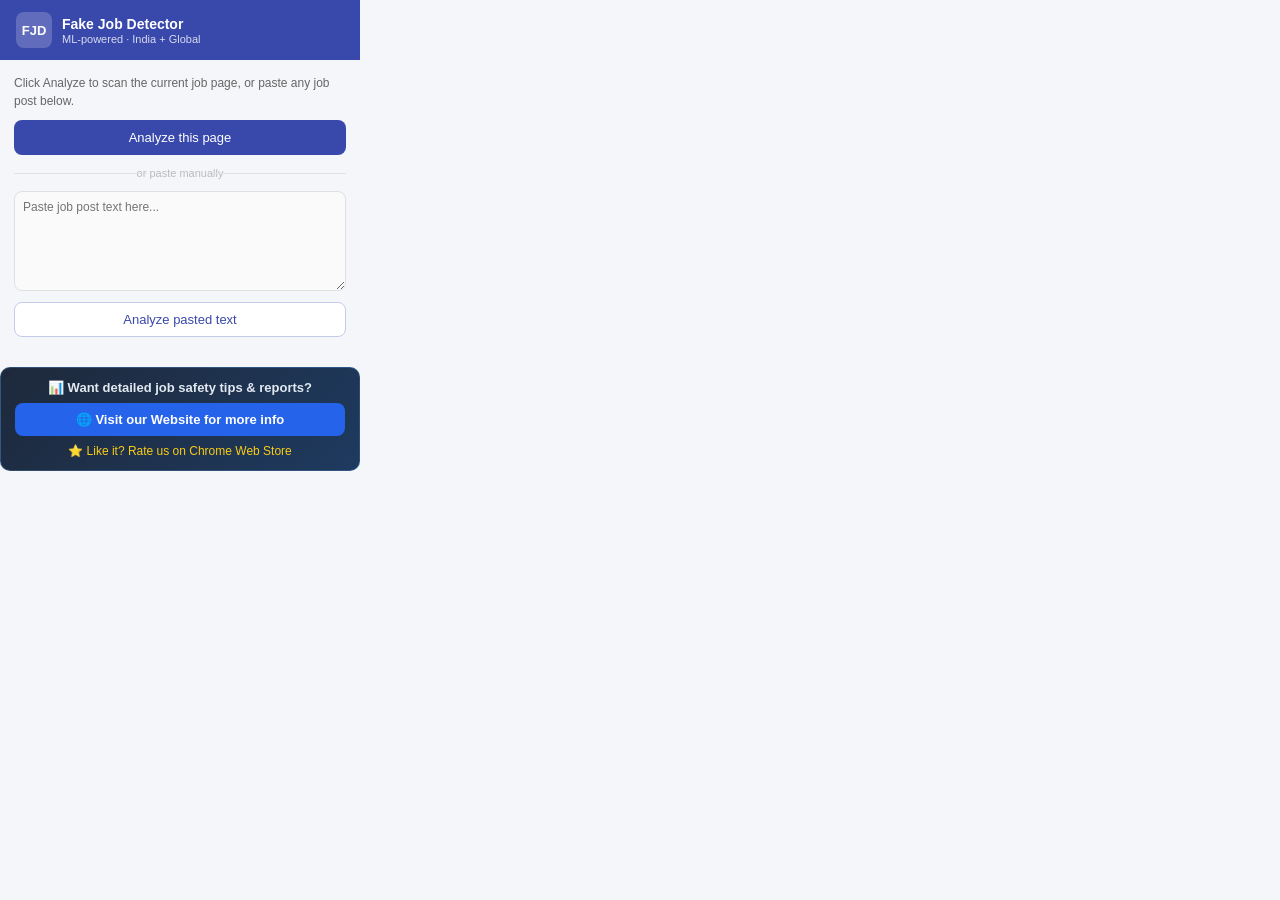
<file: extension/popup.html>
<!DOCTYPE html>
<html lang="en">
<head>
  <meta charset="UTF-8"/>
  <title>Fake Job Detector</title>
  <link rel="stylesheet" href="style.css"/>
</head>
<body>

  <div class="header">
    <div class="logo">FJD</div>
    <div>
      <div class="title">Fake Job Detector</div>
      <div class="subtitle">ML-powered · India + Global</div>
    </div>
  </div>

  <div id="home">
    <p class="hint">Click Analyze to scan the current job page, or paste any job post below.</p>
    <button id="analyzePageBtn" class="btn-primary">Analyze this page</button>
    <div class="divider">or paste manually</div>
    <textarea id="manualText" placeholder="Paste job post text here..."></textarea>
    <button id="analyzeManualBtn" class="btn-secondary">Analyze pasted text</button>
  </div>

  <div id="loading" class="hidden">
    <div class="spinner"></div>
    <p>Running ML model...</p>
  </div>

  <div id="result" class="hidden">
    <div class="score-row">
      <div class="score-circle" id="scoreCircle">
        <span id="scoreNum">0</span>
        <small>risk</small>
      </div>
      <div>
        <div class="verdict" id="verdict"></div>
        <div class="verdict-sub" id="verdictSub"></div>
        <div class="ml-conf" id="mlConf"></div>
      </div>
    </div>

    <div class="section-title">Summary</div>
    <p class="summary" id="summary"></p>

    <div class="section-title">Signals</div>
    <div id="flags"></div>

    <div id="missingWrap">
      <div class="section-title">Missing info</div>
      <div id="missing"></div>
    </div>

    <button id="backBtn" class="btn-back">Check another job</button>
  </div>

  <div id="error" class="hidden">
    <p id="errorMsg"></p>
    <button id="retryBtn" class="btn-back">Try again</button>
  </div>

  <!-- Prominent footer banner -->
  <div class="footer-banner">
    <div class="footer-banner-text">
      📊 Want detailed job safety tips &amp; reports?
    </div>
    <a id="websiteLink" href="#" class="footer-website-btn">
      🌐 Visit our Website for more info
    </a>
    <a id="storeLink" href="#" class="footer-store-link">
      ⭐ Like it? Rate us on Chrome Web Store
    </a>
  </div>

  <script src="popup.js"></script>
</body>
</html>
</file>
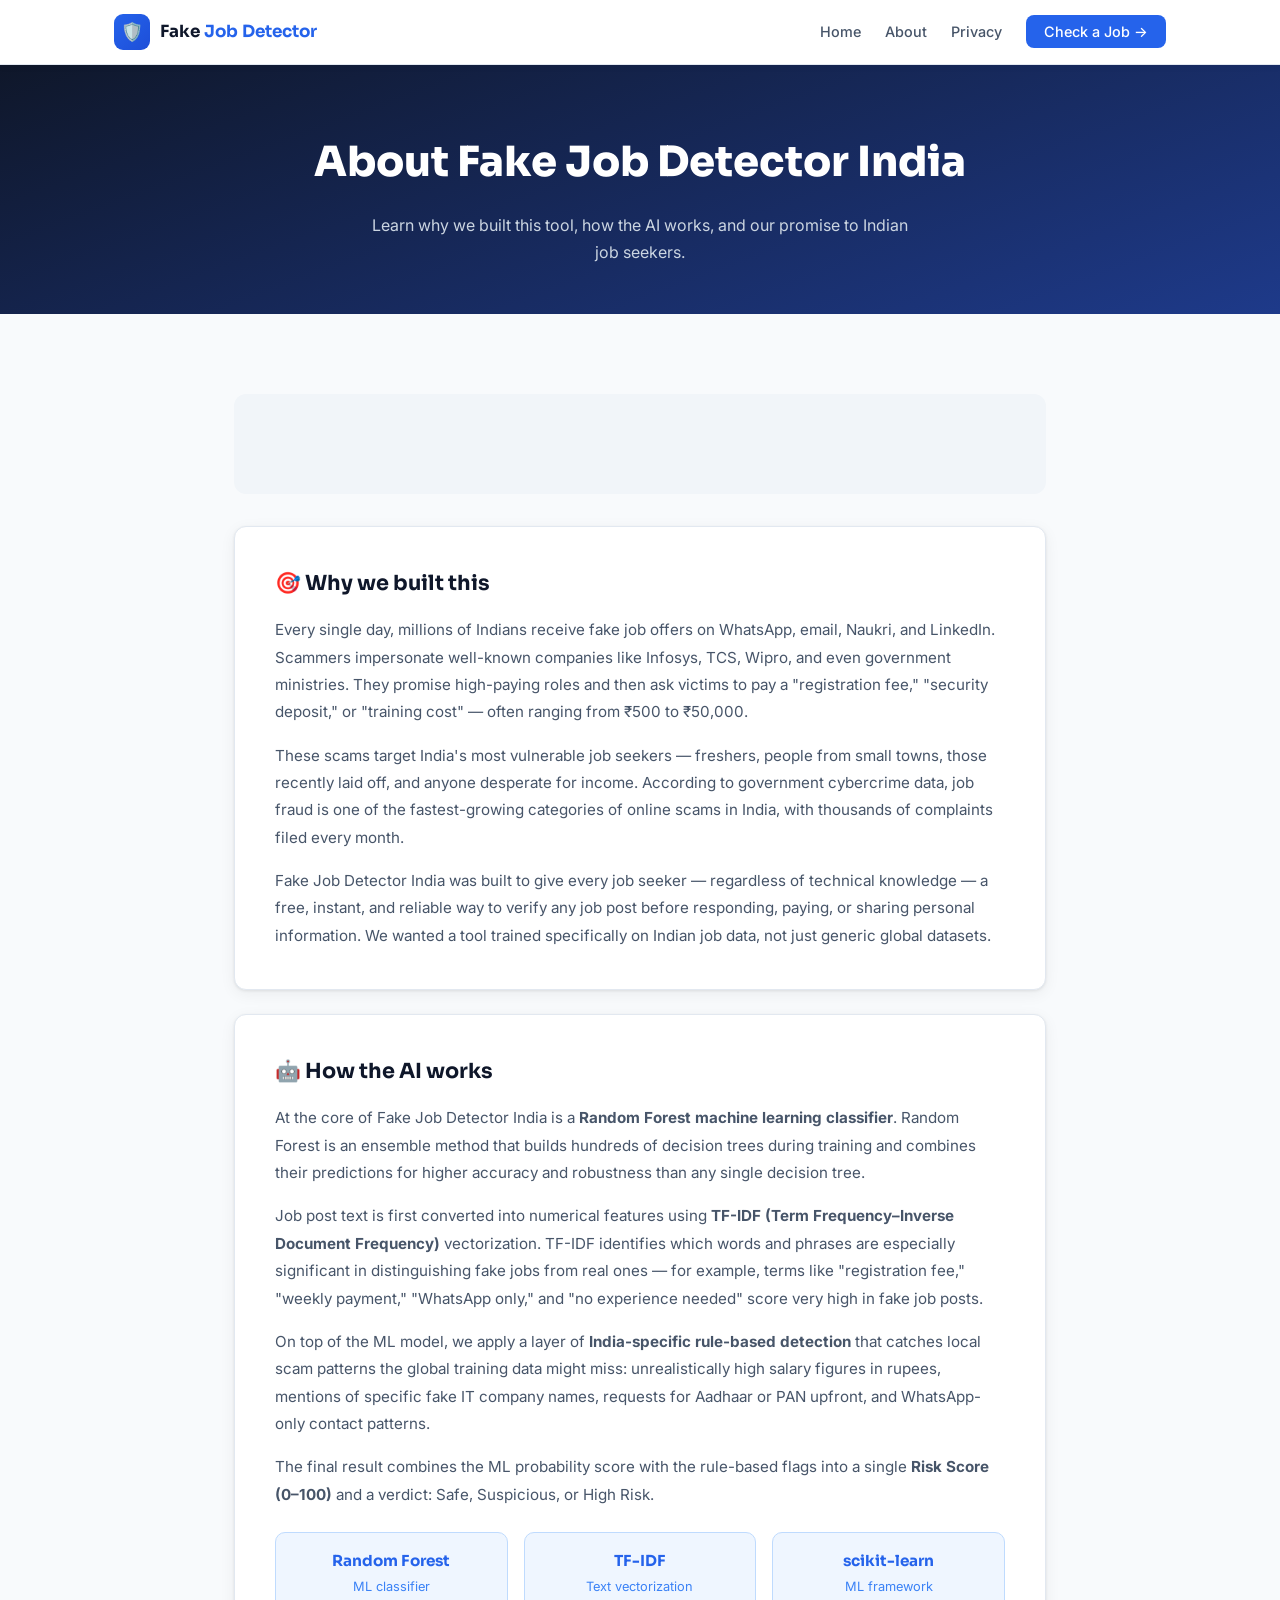
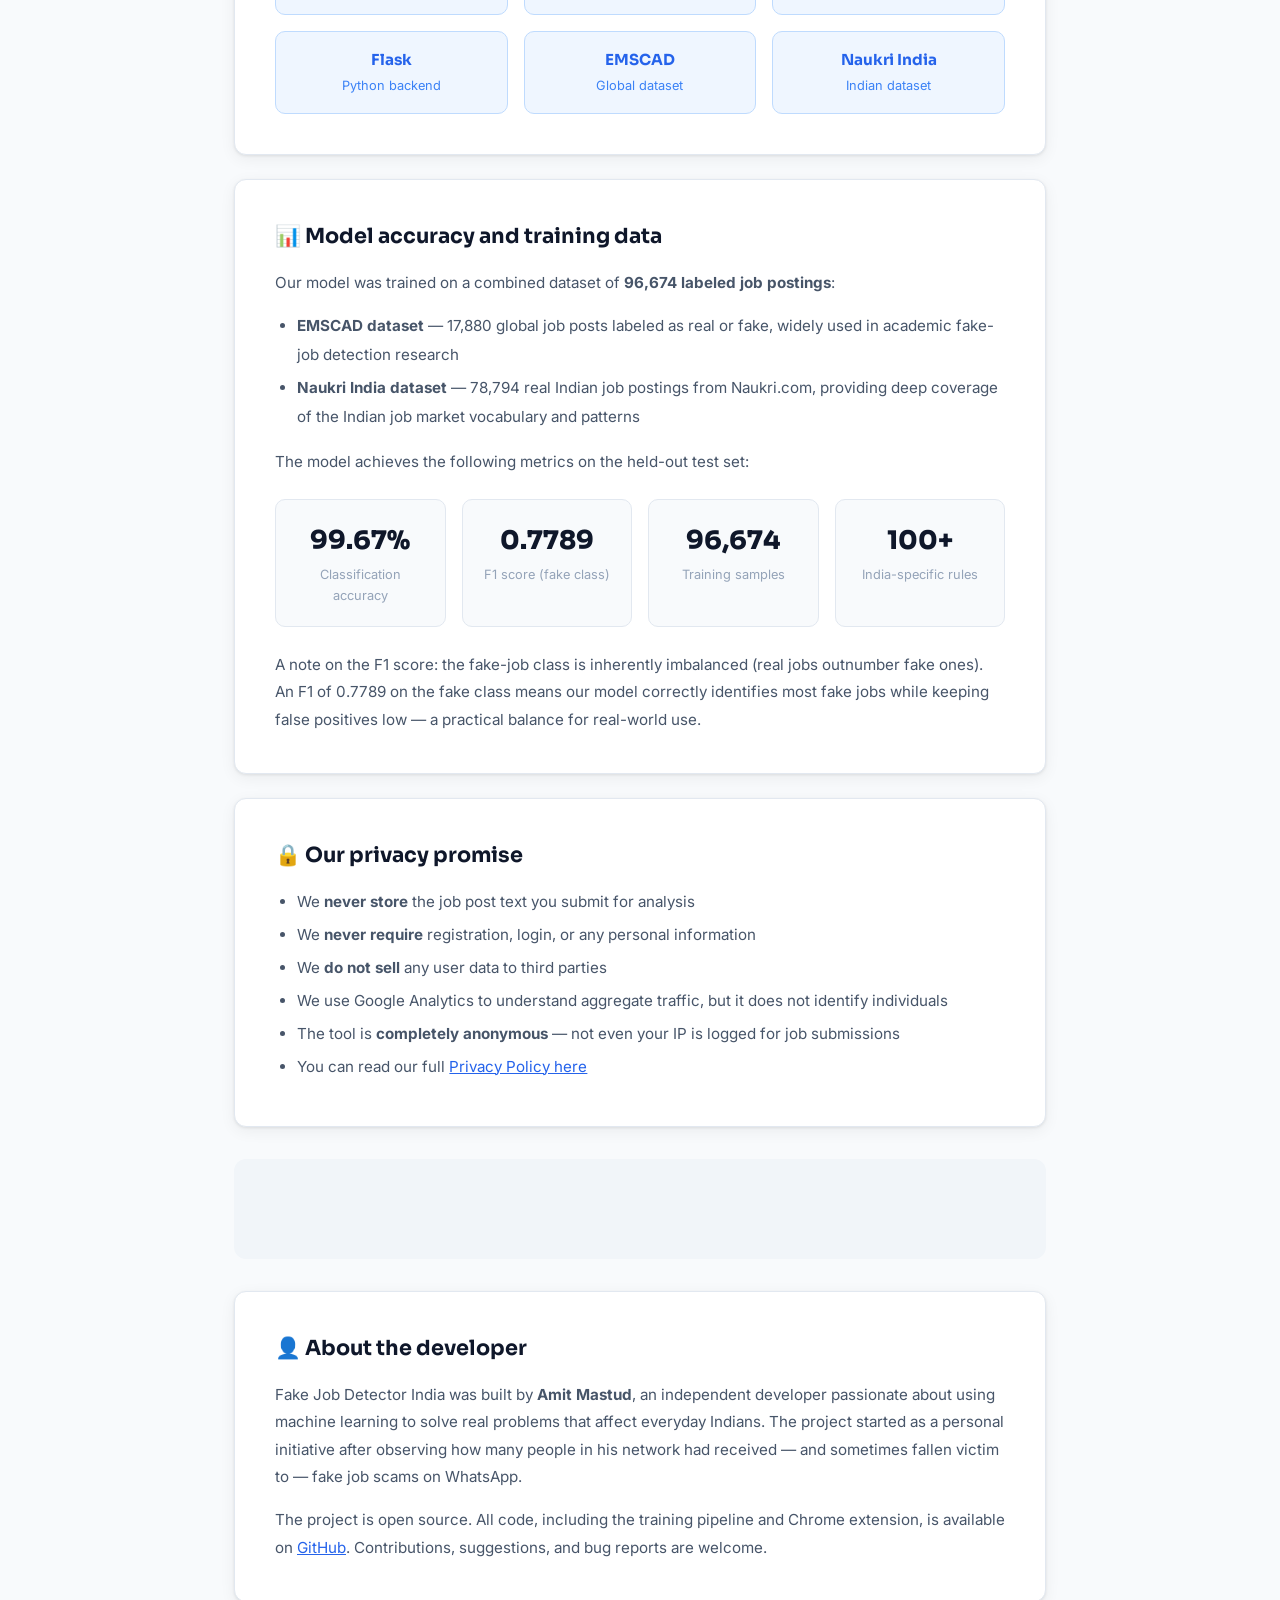
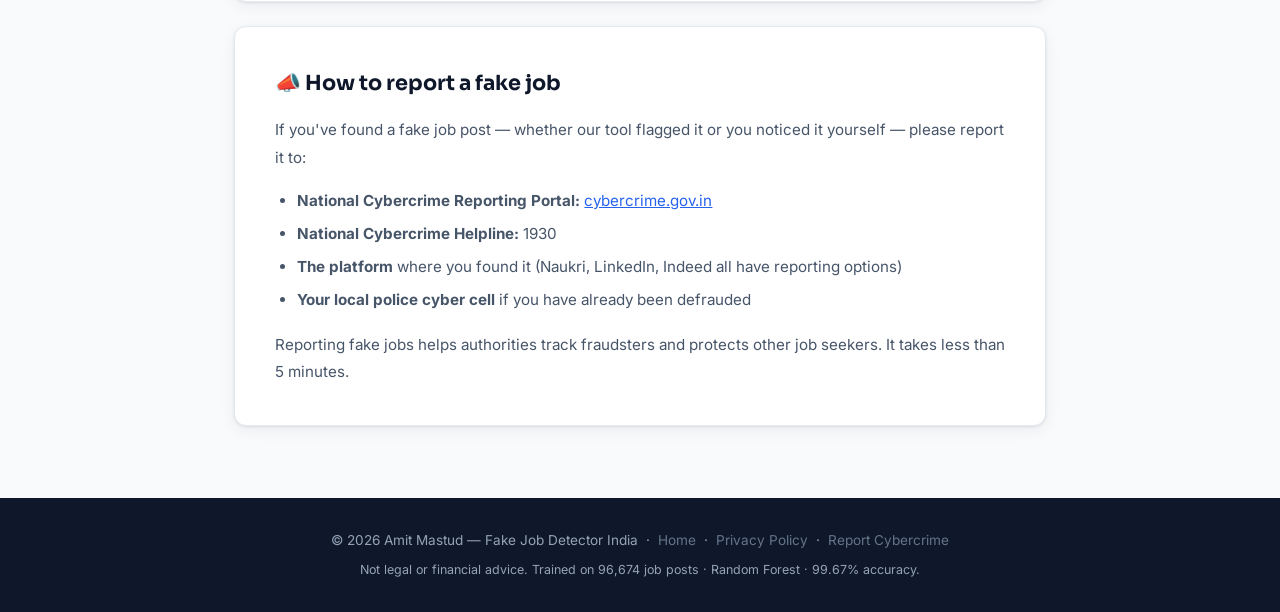
<file: static/about.html>
<!DOCTYPE html>
<html lang="en">
<head>
  <meta charset="UTF-8"/>
  <meta name="viewport" content="width=device-width, initial-scale=1.0"/>
  <title>About — Fake Job Detector India | How Our AI Works</title>
  <meta name="description" content="Learn how Fake Job Detector India uses Machine Learning (Random Forest, TF-IDF) trained on 96,674 job posts to detect fake job scams with 99.67% accuracy. Built for Indian job seekers."/>
  <meta name="keywords" content="fake job detector about, how fake job detector works, ml job scam detector india, random forest job fraud detection"/>
  <meta name="google-adsense-account" content="ca-pub-4915960792662137"/>
  <script async src="https://pagead2.googlesyndication.com/pagead/js/adsbygoogle.js?client=ca-pub-4915960792662137" crossorigin="anonymous"></script>
  <script async src="https://www.googletagmanager.com/gtag/js?id=G-6JYHV9CXSN"></script>
  <script>
    window.dataLayer = window.dataLayer || [];
    function gtag(){dataLayer.push(arguments);}
    gtag('js', new Date());
    gtag('config', 'G-6JYHV9CXSN');
  </script>
  <link rel="preconnect" href="https://fonts.googleapis.com">
  <link href="https://fonts.googleapis.com/css2?family=Sora:wght@400;500;600;700;800&family=Inter:wght@400;500;600&display=swap" rel="stylesheet">
  <style>
    *, *::before, *::after { box-sizing: border-box; margin: 0; padding: 0; }
    :root {
      --navy: #0f172a; --blue: #2563eb; --blue-light: #3b82f6; --blue-pale: #eff6ff;
      --gray-50: #f8fafc; --gray-100: #f1f5f9; --gray-200: #e2e8f0; --gray-400: #94a3b8;
      --gray-600: #475569; --gray-700: #334155; --gray-800: #1e293b; --radius: 12px;
      --shadow: 0 1px 3px rgba(0,0,0,0.08), 0 4px 16px rgba(0,0,0,0.06);
    }
    body { font-family: 'Inter', sans-serif; background: var(--gray-50); color: var(--gray-800); line-height: 1.6; }
    nav { background: #fff; border-bottom: 1px solid var(--gray-200); position: sticky; top: 0; z-index: 100; box-shadow: 0 1px 8px rgba(0,0,0,0.06); }
    .nav-inner { max-width: 1100px; margin: 0 auto; padding: 0 1.5rem; height: 64px; display: flex; align-items: center; justify-content: space-between; }
    .nav-logo { display: flex; align-items: center; gap: 10px; text-decoration: none; }
    .nav-logo-icon { width: 36px; height: 36px; background: linear-gradient(135deg, var(--blue), #1d4ed8); border-radius: 9px; display: flex; align-items: center; justify-content: center; font-size: 18px; }
    .nav-logo-text { font-family: 'Sora', sans-serif; font-size: 1.05rem; font-weight: 700; color: var(--navy); }
    .nav-logo-text span { color: var(--blue); }
    .nav-links { display: flex; align-items: center; gap: 1.5rem; list-style: none; }
    .nav-links a { text-decoration: none; font-size: 0.9rem; font-weight: 500; color: var(--gray-600); transition: color 0.2s; }
    .nav-links a:hover { color: var(--blue); }
    .nav-cta { background: var(--blue); color: #fff !important; padding: 8px 18px; border-radius: 8px; }

    .page-hero { background: linear-gradient(160deg, #0f172a 0%, #1e3a8a 100%); color: #fff; padding: 4rem 1.5rem 3rem; text-align: center; }
    .page-hero h1 { font-family: 'Sora', sans-serif; font-size: clamp(1.8rem, 4vw, 2.6rem); font-weight: 800; margin-bottom: 1rem; }
    .page-hero p { font-size: 1rem; color: #cbd5e1; max-width: 560px; margin: 0 auto; line-height: 1.7; }

    .page-wrap { max-width: 860px; margin: 0 auto; padding: 0 1.5rem; }
    .content-section { padding: 3rem 0; }
    .content-card { background: #fff; border: 1px solid var(--gray-200); border-radius: var(--radius); padding: 2.5rem; margin-bottom: 1.5rem; box-shadow: var(--shadow); }
    .content-card h2 { font-family: 'Sora', sans-serif; font-size: 1.3rem; font-weight: 700; color: var(--navy); margin-bottom: 1rem; }
    .content-card p { font-size: 0.95rem; color: var(--gray-600); line-height: 1.8; margin-bottom: 1rem; }
    .content-card p:last-child { margin-bottom: 0; }
    .content-card ul { font-size: 0.95rem; color: var(--gray-600); line-height: 1.9; padding-left: 1.4rem; }
    .content-card li { margin-bottom: 0.25rem; }

    .tech-grid { display: grid; grid-template-columns: repeat(auto-fit, minmax(180px, 1fr)); gap: 1rem; margin-top: 1.5rem; }
    .tech-item { background: var(--blue-pale); border: 1px solid #bfdbfe; border-radius: 10px; padding: 1rem 1.25rem; text-align: center; }
    .tech-item .label { font-family: 'Sora', sans-serif; font-weight: 700; color: var(--blue); font-size: 0.95rem; }
    .tech-item .desc { font-size: 0.8rem; color: #3b82f6; margin-top: 4px; }

    .stat-row { display: grid; grid-template-columns: repeat(auto-fit, minmax(150px, 1fr)); gap: 1rem; margin-top: 1.5rem; }
    .stat-box { background: var(--gray-50); border: 1px solid var(--gray-200); border-radius: 10px; padding: 1.25rem; text-align: center; }
    .stat-box .num { font-family: 'Sora', sans-serif; font-size: 1.6rem; font-weight: 800; color: var(--navy); }
    .stat-box .lbl { font-size: 0.8rem; color: var(--gray-400); margin-top: 4px; }

    .ad-slot { background: var(--gray-100); border: 1px dashed var(--gray-300); border-radius: var(--radius); min-height: 100px; display: flex; align-items: center; justify-content: center; margin: 2rem 0; }

    footer { background: var(--navy); color: #94a3b8; padding: 2rem 1.5rem; text-align: center; font-size: 0.85rem; }
    footer a { color: #64748b; text-decoration: none; }
    footer a:hover { color: #93c5fd; }
    @media (max-width: 768px) { .nav-links { display: none; } }
  </style>
</head>
<body>

<nav>
  <div class="nav-inner">
    <a href="/" class="nav-logo">
      <div class="nav-logo-icon">🛡️</div>
      <div class="nav-logo-text">Fake <span>Job Detector</span></div>
    </a>
    <ul class="nav-links">
      <li><a href="/">Home</a></li>
      <li><a href="/about">About</a></li>
      <li><a href="/privacy">Privacy</a></li>
      <li><a href="/#analyzer" class="nav-cta">Check a Job →</a></li>
    </ul>
  </div>
</nav>

<div class="page-hero">
  <h1>About Fake Job Detector India</h1>
  <p>Learn why we built this tool, how the AI works, and our promise to Indian job seekers.</p>
</div>

<div class="page-wrap">
  <div class="content-section">

    <!-- Ad -->
    <div class="ad-slot">
      <ins class="adsbygoogle" style="display:block; width:100%;"
           data-ad-client="ca-pub-4915960792662137" data-ad-slot="4823095229"
           data-ad-format="auto" data-full-width-responsive="true"></ins>
      <script>(adsbygoogle = window.adsbygoogle || []).push({});</script>
    </div>

    <div class="content-card" id="why-we-built-this">
      <h2>🎯 Why we built this</h2>
      <p>Every single day, millions of Indians receive fake job offers on WhatsApp, email, Naukri, and LinkedIn. Scammers impersonate well-known companies like Infosys, TCS, Wipro, and even government ministries. They promise high-paying roles and then ask victims to pay a "registration fee," "security deposit," or "training cost" — often ranging from ₹500 to ₹50,000.</p>
      <p>These scams target India's most vulnerable job seekers — freshers, people from small towns, those recently laid off, and anyone desperate for income. According to government cybercrime data, job fraud is one of the fastest-growing categories of online scams in India, with thousands of complaints filed every month.</p>
      <p>Fake Job Detector India was built to give every job seeker — regardless of technical knowledge — a free, instant, and reliable way to verify any job post before responding, paying, or sharing personal information. We wanted a tool trained specifically on Indian job data, not just generic global datasets.</p>
    </div>

    <div class="content-card" id="how-it-works">
      <h2>🤖 How the AI works</h2>
      <p>At the core of Fake Job Detector India is a <strong>Random Forest machine learning classifier</strong>. Random Forest is an ensemble method that builds hundreds of decision trees during training and combines their predictions for higher accuracy and robustness than any single decision tree.</p>
      <p>Job post text is first converted into numerical features using <strong>TF-IDF (Term Frequency–Inverse Document Frequency)</strong> vectorization. TF-IDF identifies which words and phrases are especially significant in distinguishing fake jobs from real ones — for example, terms like "registration fee," "weekly payment," "WhatsApp only," and "no experience needed" score very high in fake job posts.</p>
      <p>On top of the ML model, we apply a layer of <strong>India-specific rule-based detection</strong> that catches local scam patterns the global training data might miss: unrealistically high salary figures in rupees, mentions of specific fake IT company names, requests for Aadhaar or PAN upfront, and WhatsApp-only contact patterns.</p>
      <p>The final result combines the ML probability score with the rule-based flags into a single <strong>Risk Score (0–100)</strong> and a verdict: Safe, Suspicious, or High Risk.</p>

      <div class="tech-grid">
        <div class="tech-item"><div class="label">Random Forest</div><div class="desc">ML classifier</div></div>
        <div class="tech-item"><div class="label">TF-IDF</div><div class="desc">Text vectorization</div></div>
        <div class="tech-item"><div class="label">scikit-learn</div><div class="desc">ML framework</div></div>
        <div class="tech-item"><div class="label">Flask</div><div class="desc">Python backend</div></div>
        <div class="tech-item"><div class="label">EMSCAD</div><div class="desc">Global dataset</div></div>
        <div class="tech-item"><div class="label">Naukri India</div><div class="desc">Indian dataset</div></div>
      </div>
    </div>

    <div class="content-card" id="accuracy">
      <h2>📊 Model accuracy and training data</h2>
      <p>Our model was trained on a combined dataset of <strong>96,674 labeled job postings</strong>:</p>
      <ul>
        <li><strong>EMSCAD dataset</strong> — 17,880 global job posts labeled as real or fake, widely used in academic fake-job detection research</li>
        <li><strong>Naukri India dataset</strong> — 78,794 real Indian job postings from Naukri.com, providing deep coverage of the Indian job market vocabulary and patterns</li>
      </ul>
      <p style="margin-top:1rem;">The model achieves the following metrics on the held-out test set:</p>
      <div class="stat-row">
        <div class="stat-box"><div class="num">99.67%</div><div class="lbl">Classification accuracy</div></div>
        <div class="stat-box"><div class="num">0.7789</div><div class="lbl">F1 score (fake class)</div></div>
        <div class="stat-box"><div class="num">96,674</div><div class="lbl">Training samples</div></div>
        <div class="stat-box"><div class="num">100+</div><div class="lbl">India-specific rules</div></div>
      </div>
      <p style="margin-top:1.5rem;">A note on the F1 score: the fake-job class is inherently imbalanced (real jobs outnumber fake ones). An F1 of 0.7789 on the fake class means our model correctly identifies most fake jobs while keeping false positives low — a practical balance for real-world use.</p>
    </div>

    <div class="content-card">
      <h2>🔒 Our privacy promise</h2>
      <ul>
        <li>We <strong>never store</strong> the job post text you submit for analysis</li>
        <li>We <strong>never require</strong> registration, login, or any personal information</li>
        <li>We <strong>do not sell</strong> any user data to third parties</li>
        <li>We use Google Analytics to understand aggregate traffic, but it does not identify individuals</li>
        <li>The tool is <strong>completely anonymous</strong> — not even your IP is logged for job submissions</li>
        <li>You can read our full <a href="/privacy" style="color:var(--blue);">Privacy Policy here</a></li>
      </ul>
    </div>

    <!-- Ad -->
    <div class="ad-slot">
      <ins class="adsbygoogle" style="display:block; width:100%;"
           data-ad-client="ca-pub-4915960792662137" data-ad-slot="7118086077"
           data-ad-format="auto" data-full-width-responsive="true"></ins>
      <script>(adsbygoogle = window.adsbygoogle || []).push({});</script>
    </div>

    <div class="content-card">
      <h2>👤 About the developer</h2>
      <p>Fake Job Detector India was built by <strong>Amit Mastud</strong>, an independent developer passionate about using machine learning to solve real problems that affect everyday Indians. The project started as a personal initiative after observing how many people in his network had received — and sometimes fallen victim to — fake job scams on WhatsApp.</p>
      <p>The project is open source. All code, including the training pipeline and Chrome extension, is available on <a href="https://github.com/Amit05-M/fake-job-detector" target="_blank" style="color:var(--blue);">GitHub</a>. Contributions, suggestions, and bug reports are welcome.</p>
    </div>

    <div class="content-card">
      <h2>📣 How to report a fake job</h2>
      <p>If you've found a fake job post — whether our tool flagged it or you noticed it yourself — please report it to:</p>
      <ul>
        <li><strong>National Cybercrime Reporting Portal:</strong> <a href="https://cybercrime.gov.in" target="_blank" style="color:var(--blue);">cybercrime.gov.in</a></li>
        <li><strong>National Cybercrime Helpline:</strong> 1930</li>
        <li><strong>The platform</strong> where you found it (Naukri, LinkedIn, Indeed all have reporting options)</li>
        <li><strong>Your local police cyber cell</strong> if you have already been defrauded</li>
      </ul>
      <p style="margin-top:1rem;">Reporting fake jobs helps authorities track fraudsters and protects other job seekers. It takes less than 5 minutes.</p>
    </div>

  </div>
</div>

<footer>
  <p>© 2026 Amit Mastud — Fake Job Detector India &nbsp;·&nbsp;
    <a href="/">Home</a> &nbsp;·&nbsp;
    <a href="/privacy">Privacy Policy</a> &nbsp;·&nbsp;
    <a href="https://cybercrime.gov.in" target="_blank">Report Cybercrime</a>
  </p>
  <p style="margin-top:0.5rem; font-size:0.78rem;">Not legal or financial advice. Trained on 96,674 job posts · Random Forest · 99.67% accuracy.</p>
</footer>

</body>
</html>
</file>
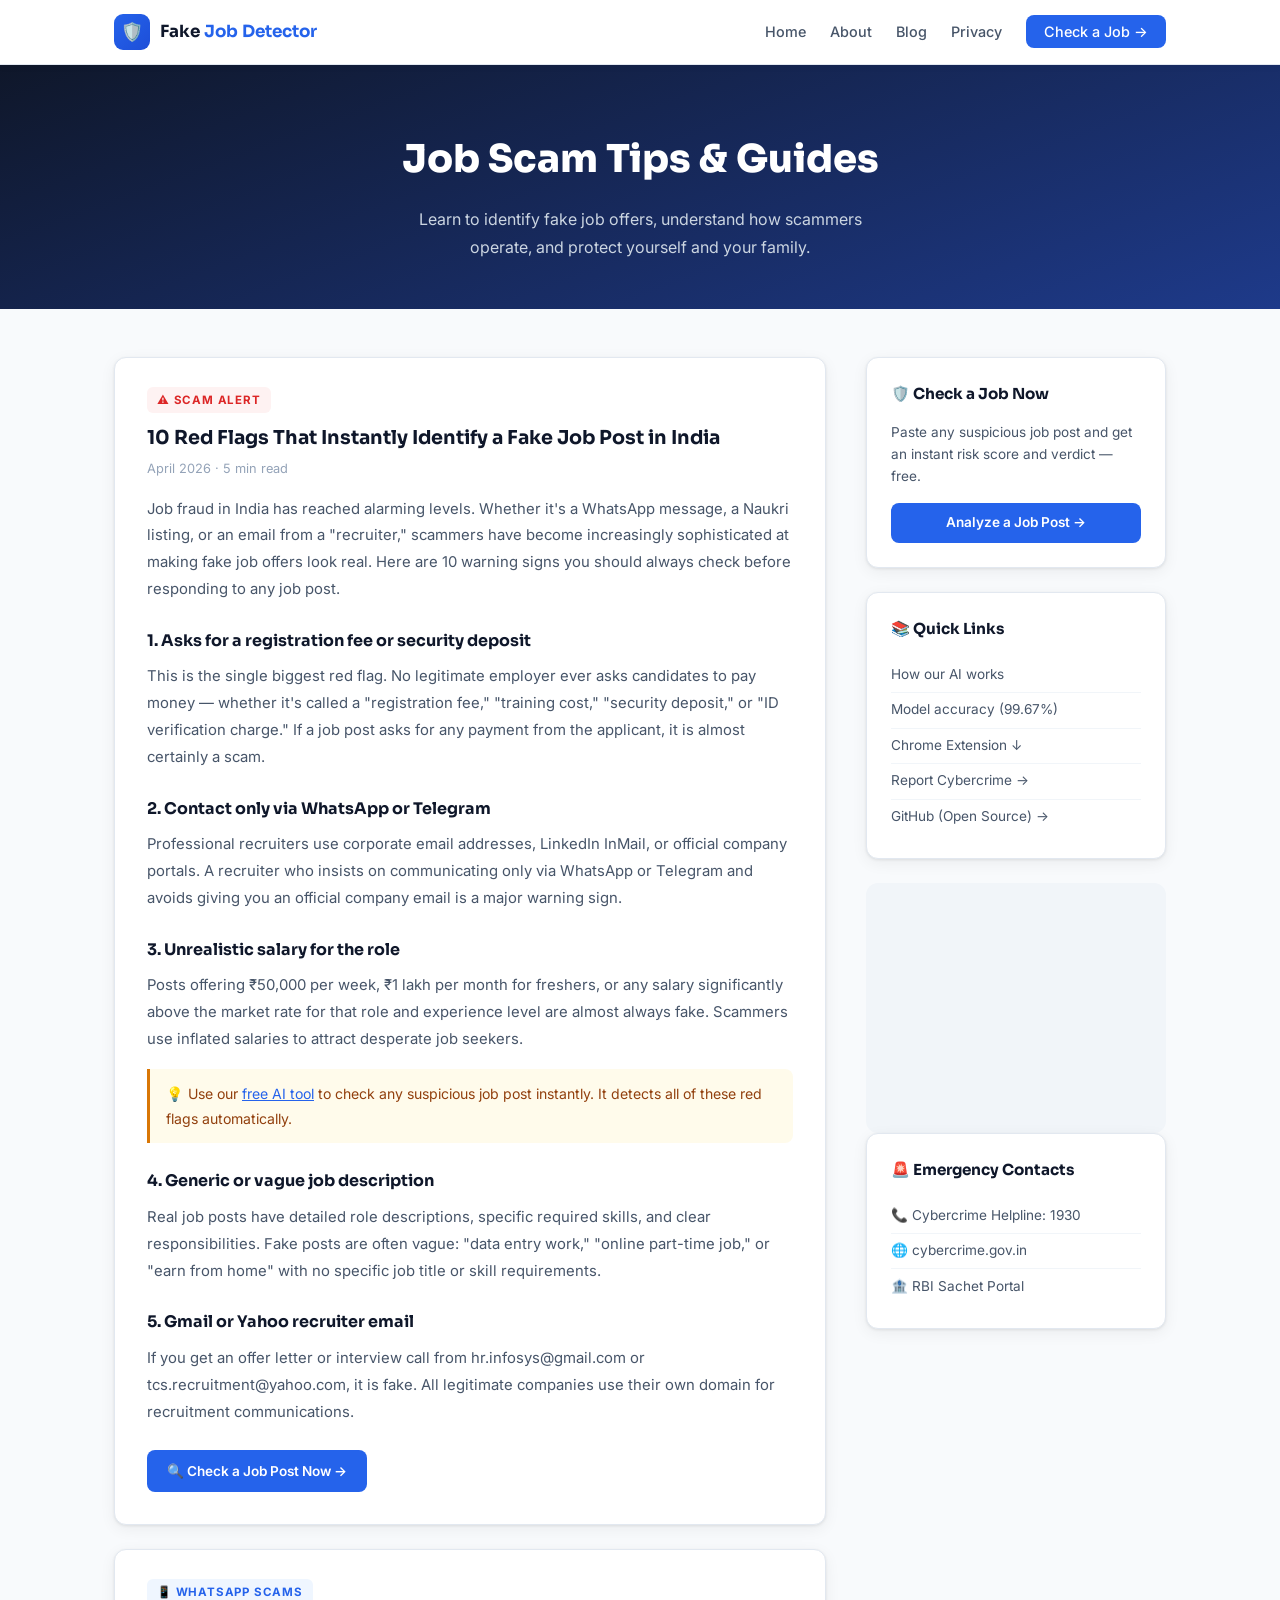
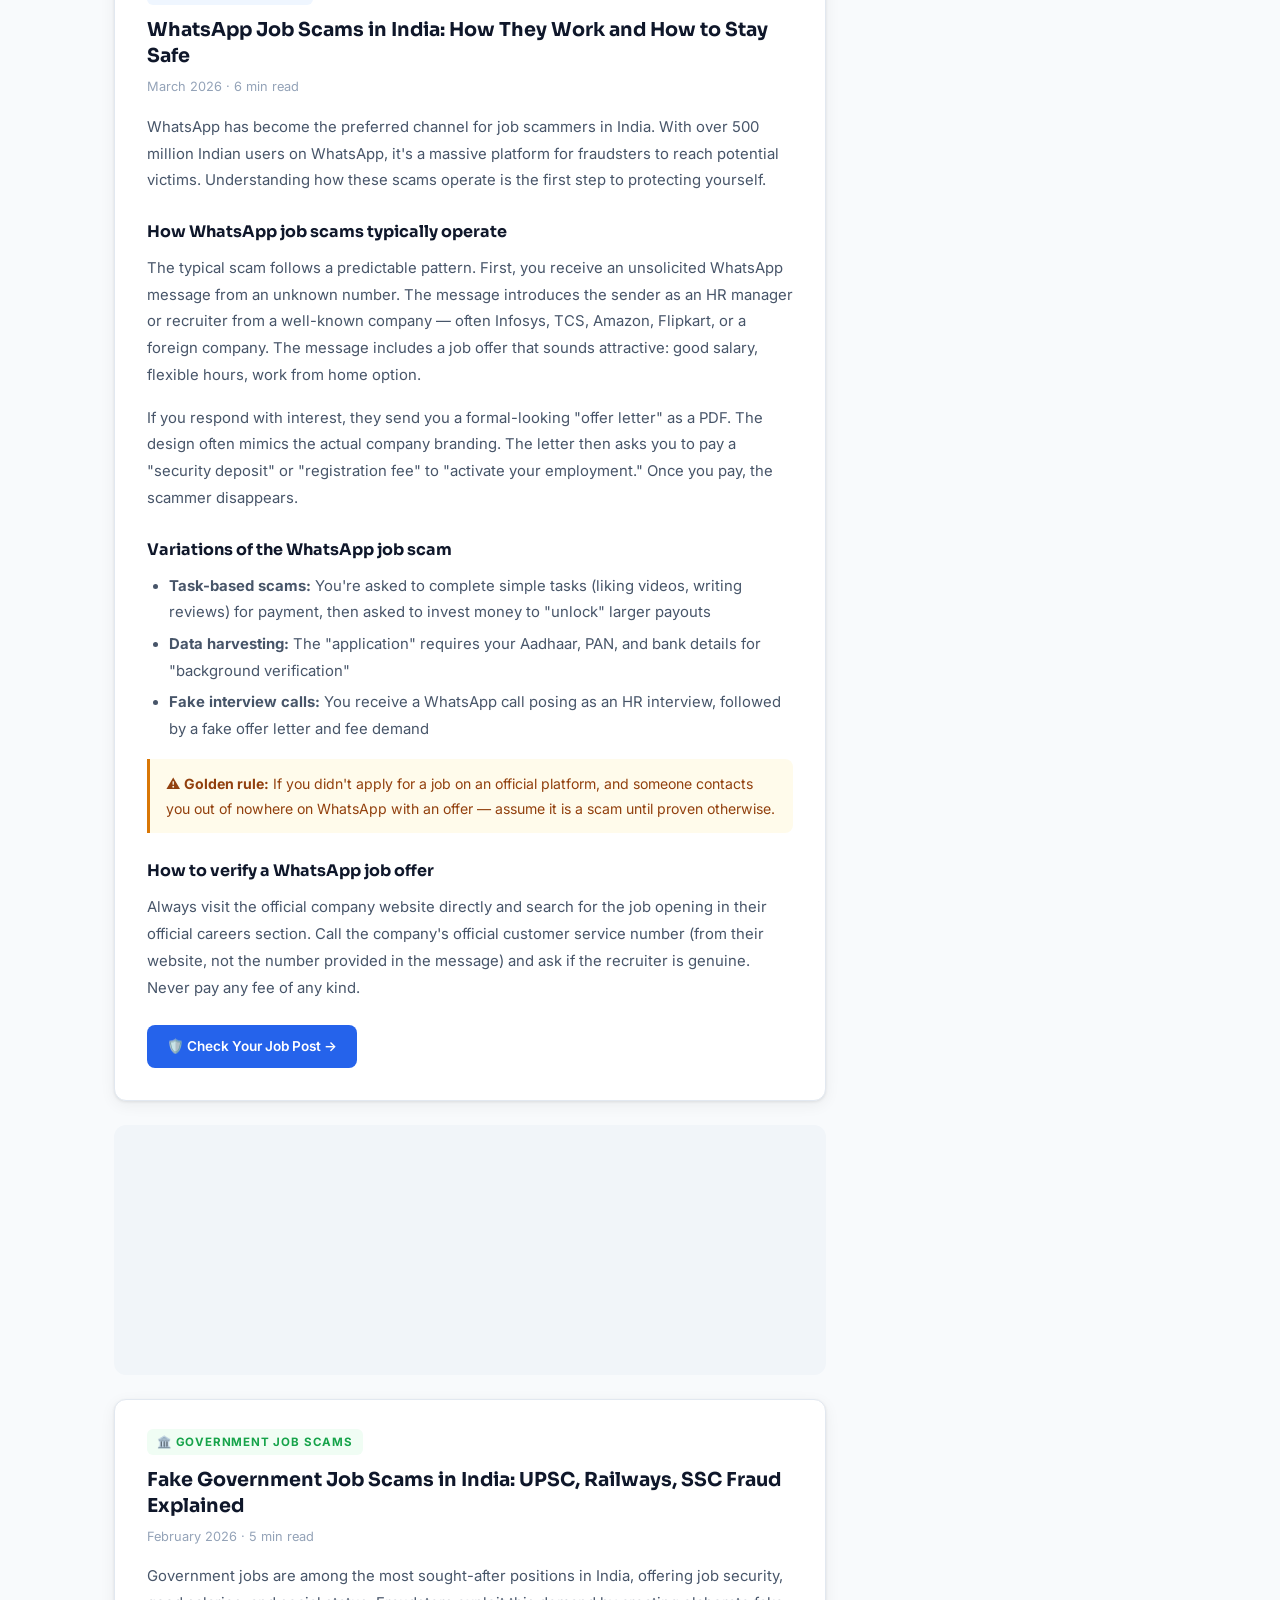
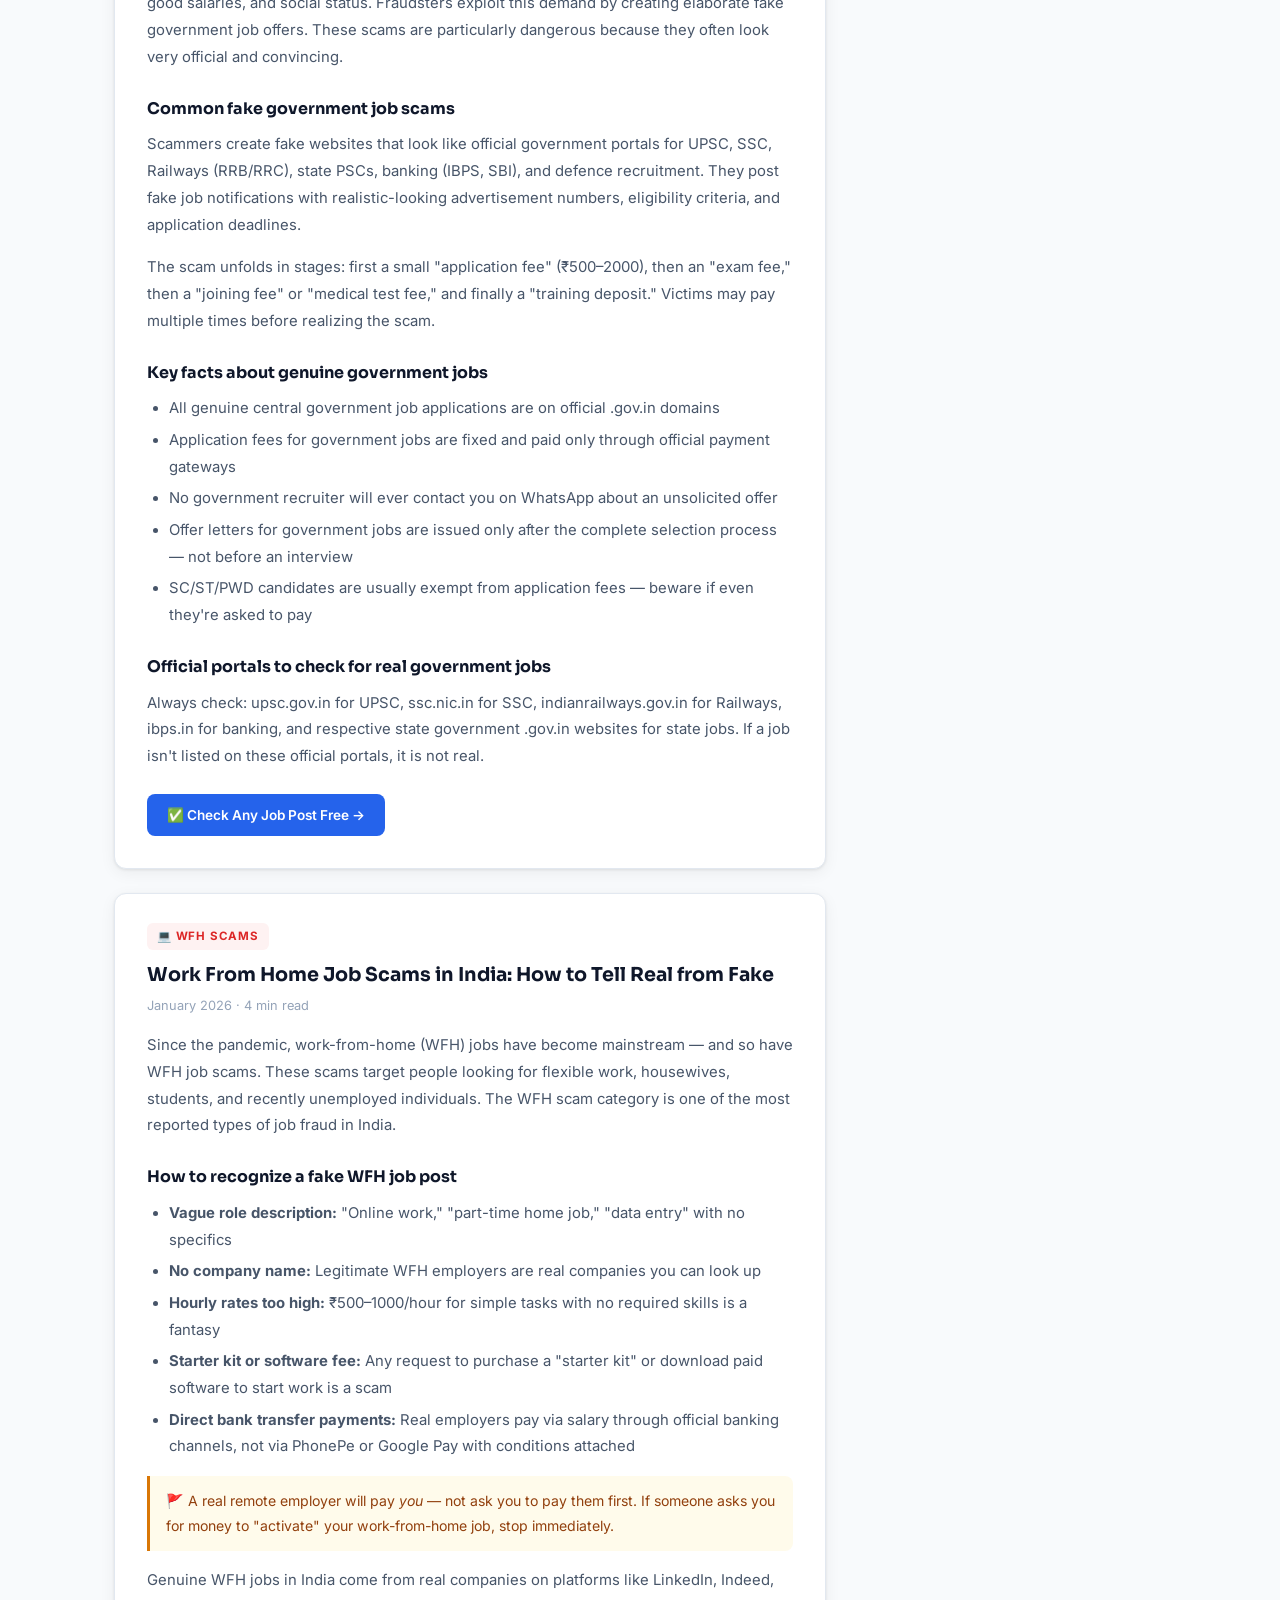
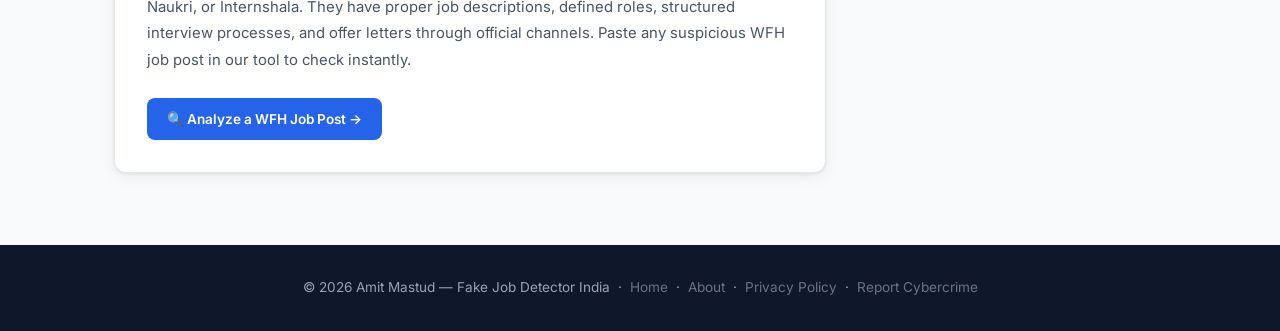
<file: static/blog.html>
<!DOCTYPE html>
<html lang="en">
<head>
  <meta charset="UTF-8"/>
  <meta name="viewport" content="width=device-width, initial-scale=1.0"/>
  <title>Blog — Fake Job Detector India | Job Scam Tips & Guides</title>
  <meta name="description" content="Guides and tips to identify and avoid fake job scams in India. Learn about WhatsApp job fraud, fake IT company offers, work-from-home scams, and how to protect yourself."/>
  <meta name="keywords" content="job scam india blog, how to identify fake job, whatsapp job scam tips, naukri fake job guide"/>
  <meta name="google-adsense-account" content="ca-pub-4915960792662137"/>
  <script async src="https://pagead2.googlesyndication.com/pagead/js/adsbygoogle.js?client=ca-pub-4915960792662137" crossorigin="anonymous"></script>
  <script async src="https://www.googletagmanager.com/gtag/js?id=G-6JYHV9CXSN"></script>
  <script>window.dataLayer=window.dataLayer||[];function gtag(){dataLayer.push(arguments);}gtag('js',new Date());gtag('config','G-6JYHV9CXSN');</script>
  <link rel="preconnect" href="https://fonts.googleapis.com">
  <link href="https://fonts.googleapis.com/css2?family=Sora:wght@400;600;700;800&family=Inter:wght@400;500;600&display=swap" rel="stylesheet">
  <style>
    *,*::before,*::after{box-sizing:border-box;margin:0;padding:0;}
    :root{--navy:#0f172a;--blue:#2563eb;--gray-50:#f8fafc;--gray-100:#f1f5f9;--gray-200:#e2e8f0;--gray-400:#94a3b8;--gray-600:#475569;--gray-800:#1e293b;--radius:12px;--shadow:0 1px 3px rgba(0,0,0,0.08),0 4px 16px rgba(0,0,0,0.06);}
    body{font-family:'Inter',sans-serif;background:var(--gray-50);color:var(--gray-800);line-height:1.6;}
    nav{background:#fff;border-bottom:1px solid var(--gray-200);position:sticky;top:0;z-index:100;box-shadow:0 1px 8px rgba(0,0,0,0.06);}
    .nav-inner{max-width:1100px;margin:0 auto;padding:0 1.5rem;height:64px;display:flex;align-items:center;justify-content:space-between;}
    .nav-logo{display:flex;align-items:center;gap:10px;text-decoration:none;}
    .nav-logo-icon{width:36px;height:36px;background:linear-gradient(135deg,var(--blue),#1d4ed8);border-radius:9px;display:flex;align-items:center;justify-content:center;font-size:18px;}
    .nav-logo-text{font-family:'Sora',sans-serif;font-size:1.05rem;font-weight:700;color:var(--navy);}
    .nav-logo-text span{color:var(--blue);}
    .nav-links{display:flex;align-items:center;gap:1.5rem;list-style:none;}
    .nav-links a{text-decoration:none;font-size:.9rem;font-weight:500;color:var(--gray-600);transition:color .2s;}
    .nav-links a:hover{color:var(--blue);}
    .nav-cta{background:var(--blue);color:#fff!important;padding:8px 18px;border-radius:8px;}

    .page-hero{background:linear-gradient(160deg,#0f172a 0%,#1e3a8a 100%);color:#fff;padding:4rem 1.5rem 3rem;text-align:center;}
    .page-hero h1{font-family:'Sora',sans-serif;font-size:clamp(1.8rem,4vw,2.4rem);font-weight:800;margin-bottom:1rem;}
    .page-hero p{font-size:1rem;color:#cbd5e1;max-width:500px;margin:0 auto;line-height:1.7;}

    .page-wrap{max-width:1100px;margin:0 auto;padding:0 1.5rem;}
    .blog-layout{display:grid;grid-template-columns:1fr 300px;gap:2.5rem;padding:3rem 0;}

    .post-card{background:#fff;border:1px solid var(--gray-200);border-radius:var(--radius);overflow:hidden;box-shadow:var(--shadow);margin-bottom:1.5rem;transition:box-shadow .2s;}
    .post-card:hover{box-shadow:0 4px 6px rgba(0,0,0,0.05),0 10px 40px rgba(0,0,0,0.1);}
    .post-header{padding:1.75rem 2rem 0;}
    .post-tag{display:inline-flex;align-items:center;font-size:.72rem;font-weight:700;text-transform:uppercase;letter-spacing:.07em;padding:4px 10px;border-radius:6px;margin-bottom:.75rem;}
    .tag-red{background:#fef2f2;color:#dc2626;}
    .tag-blue{background:#eff6ff;color:#2563eb;}
    .tag-green{background:#f0fdf4;color:#16a34a;}
    .post-title{font-family:'Sora',sans-serif;font-size:1.2rem;font-weight:700;color:var(--navy);margin-bottom:.5rem;line-height:1.35;}
    .post-meta{font-size:.8rem;color:var(--gray-400);margin-bottom:1rem;}
    .post-body{padding:0 2rem 2rem;font-size:.93rem;color:var(--gray-600);line-height:1.8;}
    .post-body p{margin-bottom:1rem;}
    .post-body h3{font-family:'Sora',sans-serif;font-weight:700;color:var(--navy);font-size:1rem;margin:1.5rem 0 .5rem;}
    .post-body ul{padding-left:1.4rem;margin-bottom:1rem;}
    .post-body li{margin-bottom:.3rem;}
    .post-body .highlight{background:#fffbeb;border-left:3px solid #d97706;padding:.75rem 1rem;border-radius:0 8px 8px 0;margin:1rem 0;font-size:.88rem;color:#92400e;}
    .post-cta{display:inline-flex;align-items:center;gap:6px;background:var(--blue);color:#fff;text-decoration:none;padding:9px 20px;border-radius:8px;font-size:.85rem;font-weight:600;margin-top:.5rem;transition:background .2s;}
    .post-cta:hover{background:#1d4ed8;}

    .sidebar-card{background:#fff;border:1px solid var(--gray-200);border-radius:var(--radius);padding:1.5rem;box-shadow:var(--shadow);margin-bottom:1.5rem;}
    .sidebar-card h3{font-family:'Sora',sans-serif;font-size:.95rem;font-weight:700;color:var(--navy);margin-bottom:1rem;}
    .sidebar-link{display:block;font-size:.85rem;color:var(--gray-600);text-decoration:none;padding:.4rem 0;border-bottom:1px solid var(--gray-100);transition:color .2s;}
    .sidebar-link:hover{color:var(--blue);}
    .sidebar-link:last-child{border-bottom:none;}
    .ad-slot{background:var(--gray-100);border:1px dashed var(--gray-300);border-radius:var(--radius);min-height:250px;display:flex;align-items:center;justify-content:center;}

    footer{background:var(--navy);color:#94a3b8;padding:2rem 1.5rem;text-align:center;font-size:.85rem;}
    footer a{color:#64748b;text-decoration:none;}
    footer a:hover{color:#93c5fd;}
    @media(max-width:900px){.blog-layout{grid-template-columns:1fr;}.nav-links{display:none;}}
  </style>
</head>
<body>

<nav>
  <div class="nav-inner">
    <a href="/" class="nav-logo">
      <div class="nav-logo-icon">🛡️</div>
      <div class="nav-logo-text">Fake <span>Job Detector</span></div>
    </a>
    <ul class="nav-links">
      <li><a href="/">Home</a></li>
      <li><a href="/about">About</a></li>
      <li><a href="/blog">Blog</a></li>
      <li><a href="/privacy">Privacy</a></li>
      <li><a href="/#analyzer" class="nav-cta">Check a Job →</a></li>
    </ul>
  </div>
</nav>

<div class="page-hero">
  <h1>Job Scam Tips &amp; Guides</h1>
  <p>Learn to identify fake job offers, understand how scammers operate, and protect yourself and your family.</p>
</div>

<div class="page-wrap">
  <div class="blog-layout">

    <!-- MAIN POSTS -->
    <main>

      <!-- Post 1 -->
      <article class="post-card">
        <div class="post-header">
          <div class="post-tag tag-red">⚠️ Scam Alert</div>
          <h2 class="post-title">10 Red Flags That Instantly Identify a Fake Job Post in India</h2>
          <div class="post-meta">April 2026 · 5 min read</div>
        </div>
        <div class="post-body">
          <p>Job fraud in India has reached alarming levels. Whether it's a WhatsApp message, a Naukri listing, or an email from a "recruiter," scammers have become increasingly sophisticated at making fake job offers look real. Here are 10 warning signs you should always check before responding to any job post.</p>
          <h3>1. Asks for a registration fee or security deposit</h3>
          <p>This is the single biggest red flag. No legitimate employer ever asks candidates to pay money — whether it's called a "registration fee," "training cost," "security deposit," or "ID verification charge." If a job post asks for any payment from the applicant, it is almost certainly a scam.</p>
          <h3>2. Contact only via WhatsApp or Telegram</h3>
          <p>Professional recruiters use corporate email addresses, LinkedIn InMail, or official company portals. A recruiter who insists on communicating only via WhatsApp or Telegram and avoids giving you an official company email is a major warning sign.</p>
          <h3>3. Unrealistic salary for the role</h3>
          <p>Posts offering ₹50,000 per week, ₹1 lakh per month for freshers, or any salary significantly above the market rate for that role and experience level are almost always fake. Scammers use inflated salaries to attract desperate job seekers.</p>
          <div class="highlight">💡 Use our <a href="/#analyzer" style="color:var(--blue);">free AI tool</a> to check any suspicious job post instantly. It detects all of these red flags automatically.</div>
          <h3>4. Generic or vague job description</h3>
          <p>Real job posts have detailed role descriptions, specific required skills, and clear responsibilities. Fake posts are often vague: "data entry work," "online part-time job," or "earn from home" with no specific job title or skill requirements.</p>
          <h3>5. Gmail or Yahoo recruiter email</h3>
          <p>If you get an offer letter or interview call from hr.infosys@gmail.com or tcs.recruitment@yahoo.com, it is fake. All legitimate companies use their own domain for recruitment communications.</p>
          <a href="/#analyzer" class="post-cta">🔍 Check a Job Post Now →</a>
        </div>
      </article>

      <!-- Post 2 -->
      <article class="post-card">
        <div class="post-header">
          <div class="post-tag tag-blue">📱 WhatsApp Scams</div>
          <h2 class="post-title">WhatsApp Job Scams in India: How They Work and How to Stay Safe</h2>
          <div class="post-meta">March 2026 · 6 min read</div>
        </div>
        <div class="post-body">
          <p>WhatsApp has become the preferred channel for job scammers in India. With over 500 million Indian users on WhatsApp, it's a massive platform for fraudsters to reach potential victims. Understanding how these scams operate is the first step to protecting yourself.</p>
          <h3>How WhatsApp job scams typically operate</h3>
          <p>The typical scam follows a predictable pattern. First, you receive an unsolicited WhatsApp message from an unknown number. The message introduces the sender as an HR manager or recruiter from a well-known company — often Infosys, TCS, Amazon, Flipkart, or a foreign company. The message includes a job offer that sounds attractive: good salary, flexible hours, work from home option.</p>
          <p>If you respond with interest, they send you a formal-looking "offer letter" as a PDF. The design often mimics the actual company branding. The letter then asks you to pay a "security deposit" or "registration fee" to "activate your employment." Once you pay, the scammer disappears.</p>
          <h3>Variations of the WhatsApp job scam</h3>
          <ul>
            <li><strong>Task-based scams:</strong> You're asked to complete simple tasks (liking videos, writing reviews) for payment, then asked to invest money to "unlock" larger payouts</li>
            <li><strong>Data harvesting:</strong> The "application" requires your Aadhaar, PAN, and bank details for "background verification"</li>
            <li><strong>Fake interview calls:</strong> You receive a WhatsApp call posing as an HR interview, followed by a fake offer letter and fee demand</li>
          </ul>
          <div class="highlight">⚠️ <strong>Golden rule:</strong> If you didn't apply for a job on an official platform, and someone contacts you out of nowhere on WhatsApp with an offer — assume it is a scam until proven otherwise.</div>
          <h3>How to verify a WhatsApp job offer</h3>
          <p>Always visit the official company website directly and search for the job opening in their official careers section. Call the company's official customer service number (from their website, not the number provided in the message) and ask if the recruiter is genuine. Never pay any fee of any kind.</p>
          <a href="/#analyzer" class="post-cta">🛡️ Check Your Job Post →</a>
        </div>
      </article>

      <!-- Ad in articles -->
      <div class="ad-slot" style="margin-bottom:1.5rem;">
        <ins class="adsbygoogle" style="display:block;width:100%;"
             data-ad-client="ca-pub-4915960792662137" data-ad-slot="7372177454"
             data-ad-format="auto" data-full-width-responsive="true"></ins>
        <script>(adsbygoogle = window.adsbygoogle || []).push({});</script>
      </div>

      <!-- Post 3 -->
      <article class="post-card">
        <div class="post-header">
          <div class="post-tag tag-green">🏛️ Government Job Scams</div>
          <h2 class="post-title">Fake Government Job Scams in India: UPSC, Railways, SSC Fraud Explained</h2>
          <div class="post-meta">February 2026 · 5 min read</div>
        </div>
        <div class="post-body">
          <p>Government jobs are among the most sought-after positions in India, offering job security, good salaries, and social status. Fraudsters exploit this demand by creating elaborate fake government job offers. These scams are particularly dangerous because they often look very official and convincing.</p>
          <h3>Common fake government job scams</h3>
          <p>Scammers create fake websites that look like official government portals for UPSC, SSC, Railways (RRB/RRC), state PSCs, banking (IBPS, SBI), and defence recruitment. They post fake job notifications with realistic-looking advertisement numbers, eligibility criteria, and application deadlines.</p>
          <p>The scam unfolds in stages: first a small "application fee" (₹500–2000), then an "exam fee," then a "joining fee" or "medical test fee," and finally a "training deposit." Victims may pay multiple times before realizing the scam.</p>
          <h3>Key facts about genuine government jobs</h3>
          <ul>
            <li>All genuine central government job applications are on official .gov.in domains</li>
            <li>Application fees for government jobs are fixed and paid only through official payment gateways</li>
            <li>No government recruiter will ever contact you on WhatsApp about an unsolicited offer</li>
            <li>Offer letters for government jobs are issued only after the complete selection process — not before an interview</li>
            <li>SC/ST/PWD candidates are usually exempt from application fees — beware if even they're asked to pay</li>
          </ul>
          <h3>Official portals to check for real government jobs</h3>
          <p>Always check: upsc.gov.in for UPSC, ssc.nic.in for SSC, indianrailways.gov.in for Railways, ibps.in for banking, and respective state government .gov.in websites for state jobs. If a job isn't listed on these official portals, it is not real.</p>
          <a href="/#analyzer" class="post-cta">✅ Check Any Job Post Free →</a>
        </div>
      </article>

      <!-- Post 4 -->
      <article class="post-card">
        <div class="post-header">
          <div class="post-tag tag-red">💻 WFH Scams</div>
          <h2 class="post-title">Work From Home Job Scams in India: How to Tell Real from Fake</h2>
          <div class="post-meta">January 2026 · 4 min read</div>
        </div>
        <div class="post-body">
          <p>Since the pandemic, work-from-home (WFH) jobs have become mainstream — and so have WFH job scams. These scams target people looking for flexible work, housewives, students, and recently unemployed individuals. The WFH scam category is one of the most reported types of job fraud in India.</p>
          <h3>How to recognize a fake WFH job post</h3>
          <ul>
            <li><strong>Vague role description:</strong> "Online work," "part-time home job," "data entry" with no specifics</li>
            <li><strong>No company name:</strong> Legitimate WFH employers are real companies you can look up</li>
            <li><strong>Hourly rates too high:</strong> ₹500–1000/hour for simple tasks with no required skills is a fantasy</li>
            <li><strong>Starter kit or software fee:</strong> Any request to purchase a "starter kit" or download paid software to start work is a scam</li>
            <li><strong>Direct bank transfer payments:</strong> Real employers pay via salary through official banking channels, not via PhonePe or Google Pay with conditions attached</li>
          </ul>
          <div class="highlight">🚩 A real remote employer will pay <em>you</em> — not ask you to pay them first. If someone asks you for money to "activate" your work-from-home job, stop immediately.</div>
          <p>Genuine WFH jobs in India come from real companies on platforms like LinkedIn, Indeed, Naukri, or Internshala. They have proper job descriptions, defined roles, structured interview processes, and offer letters through official channels. Paste any suspicious WFH job post in our tool to check instantly.</p>
          <a href="/#analyzer" class="post-cta">🔍 Analyze a WFH Job Post →</a>
        </div>
      </article>

    </main>

    <!-- SIDEBAR -->
    <aside>
      <div class="sidebar-card">
        <h3>🛡️ Check a Job Now</h3>
        <p style="font-size:.85rem;color:var(--gray-600);margin-bottom:1rem;line-height:1.6;">Paste any suspicious job post and get an instant risk score and verdict — free.</p>
        <a href="/#analyzer" class="post-cta" style="display:block;text-align:center;">Analyze a Job Post →</a>
      </div>

      <div class="sidebar-card">
        <h3>📚 Quick Links</h3>
        <a href="/about" class="sidebar-link">How our AI works</a>
        <a href="/about#accuracy" class="sidebar-link">Model accuracy (99.67%)</a>
        <a href="https://chromewebstore.google.com/detail/fake-job-detector-india/bciiilkcfiggdnmkdglookmddfjpagjm" target="_blank" class="sidebar-link">Chrome Extension ↓</a>
        <a href="https://cybercrime.gov.in" target="_blank" class="sidebar-link">Report Cybercrime →</a>
        <a href="https://github.com/Amit05-M/fake-job-detector" target="_blank" class="sidebar-link">GitHub (Open Source) →</a>
      </div>

      <div class="ad-slot" style="min-height:250px;">
        <ins class="adsbygoogle" style="display:block;width:100%;"
             data-ad-client="ca-pub-4915960792662137" data-ad-slot="4823095229"
             data-ad-format="auto" data-full-width-responsive="true"></ins>
        <script>(adsbygoogle = window.adsbygoogle || []).push({});</script>
      </div>

      <div class="sidebar-card">
        <h3>🚨 Emergency Contacts</h3>
        <a href="tel:1930" class="sidebar-link">📞 Cybercrime Helpline: 1930</a>
        <a href="https://cybercrime.gov.in" target="_blank" class="sidebar-link">🌐 cybercrime.gov.in</a>
        <a href="https://sachet.rbi.org.in" target="_blank" class="sidebar-link">🏦 RBI Sachet Portal</a>
      </div>
    </aside>

  </div>
</div>

<footer>
  <p>© 2026 Amit Mastud — Fake Job Detector India &nbsp;·&nbsp;
    <a href="/">Home</a> &nbsp;·&nbsp;
    <a href="/about">About</a> &nbsp;·&nbsp;
    <a href="/privacy">Privacy Policy</a> &nbsp;·&nbsp;
    <a href="https://cybercrime.gov.in" target="_blank">Report Cybercrime</a>
  </p>
</footer>

</body>
</html>
</file>
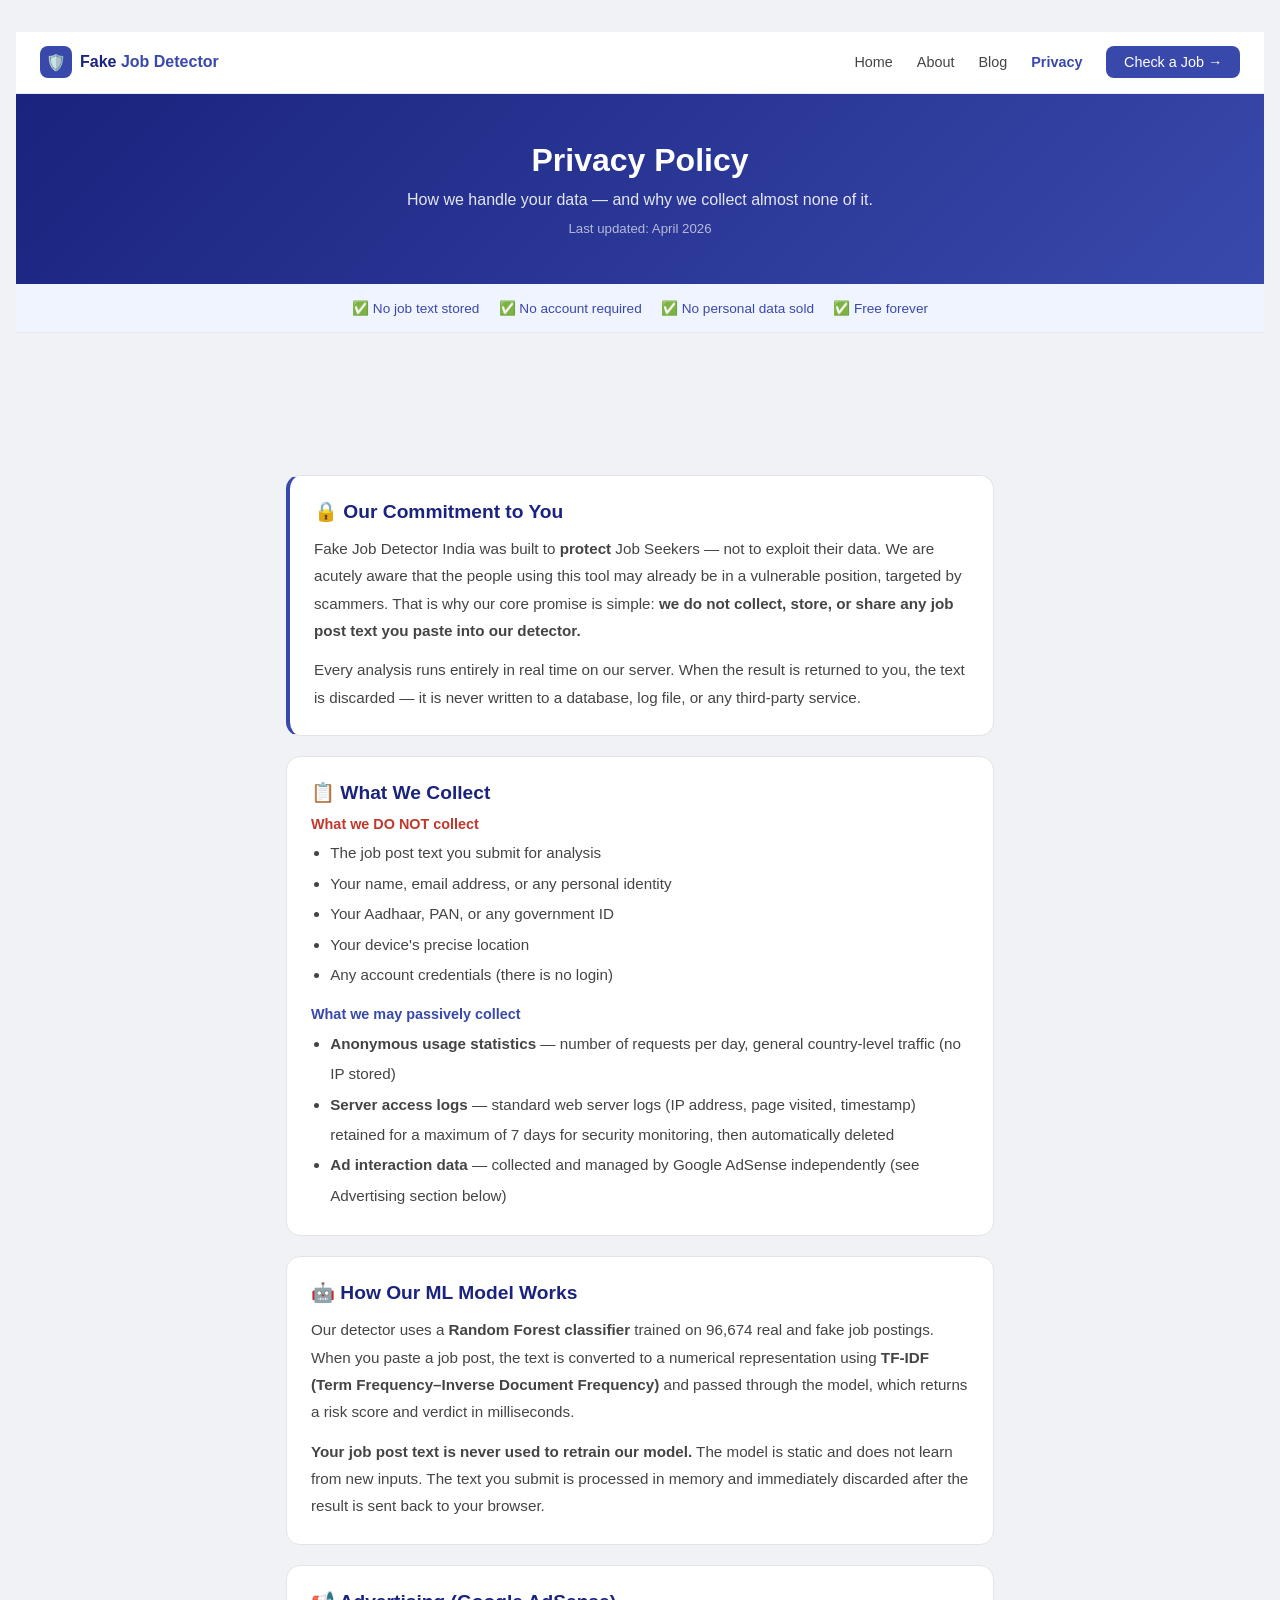
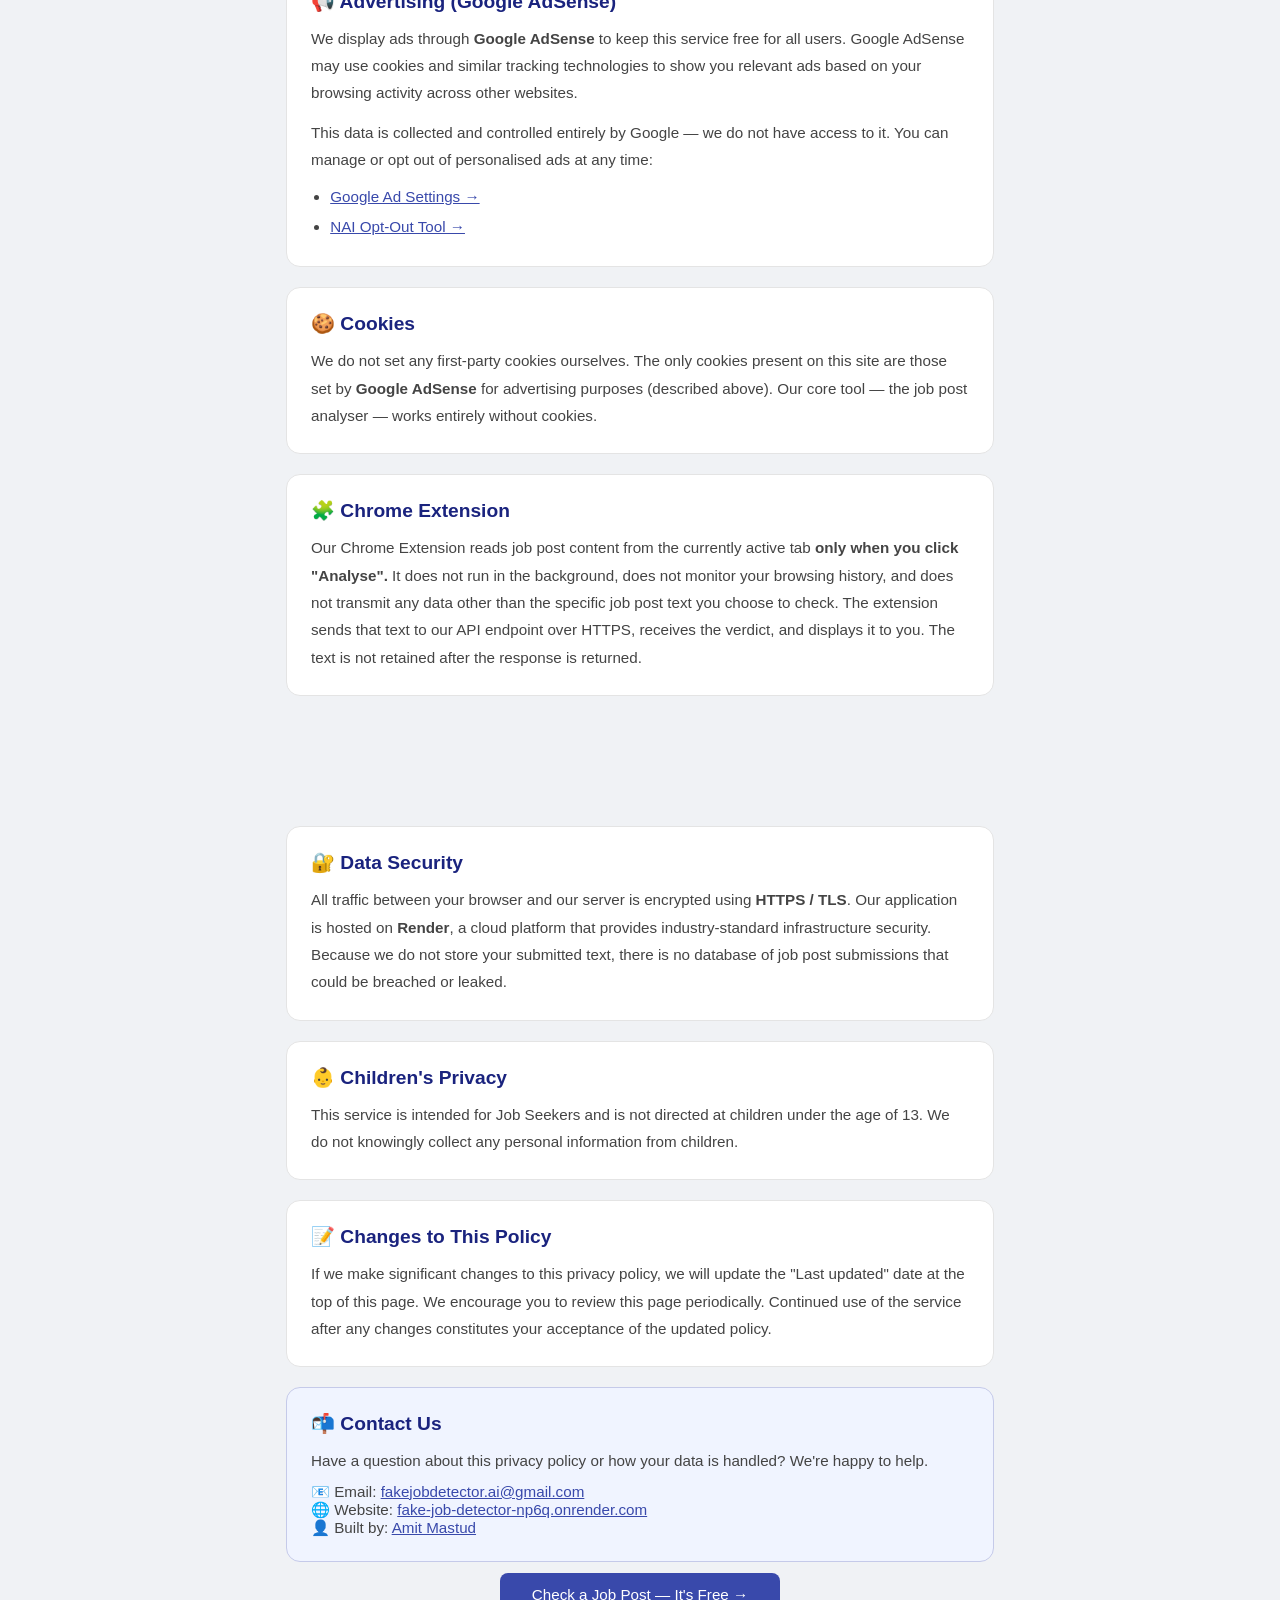
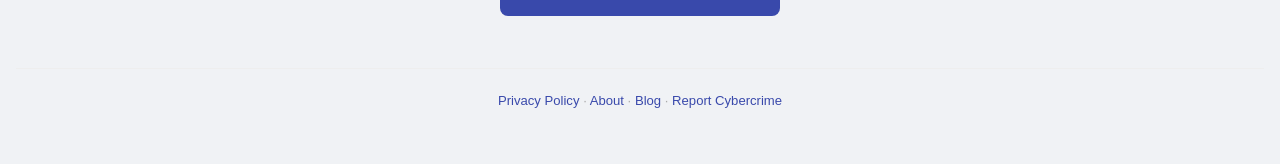
<file: static/privacy.html>
<!DOCTYPE html>
<html lang="en">
<head>
  <meta charset="UTF-8"/>
  <meta name="viewport" content="width=device-width, initial-scale=1.0"/>
  <title>Privacy Policy — Fake Job Detector India</title>
  <link rel="stylesheet" href="/static/style.css"/>
  <meta name="google-adsense-account" content="ca-pub-4915960792662137"/>
  <script async src="https://pagead2.googlesyndication.com/pagead/js/adsbygoogle.js?client=ca-pub-4915960792662137" crossorigin="anonymous"></script>
</head>
<body>

  <!-- NAV -->
  <nav style="background:#fff; border-bottom:1px solid #e8eaf6; padding:0.9rem 1.5rem; display:flex; align-items:center; justify-content:space-between;">
    <a href="/" style="display:flex; align-items:center; gap:0.5rem; text-decoration:none;">
      <span style="background:#3949ab; color:#fff; width:32px; height:32px; border-radius:8px; display:flex; align-items:center; justify-content:center; font-size:1rem;">🛡️</span>
      <span style="font-weight:700; color:#1a237e; font-size:1rem;">Fake <span style="color:#3949ab;">Job Detector</span></span>
    </a>
    <div style="display:flex; gap:1.5rem; align-items:center; font-size:0.9rem;">
      <a href="/" style="color:#444; text-decoration:none;">Home</a>
      <a href="/about" style="color:#444; text-decoration:none;">About</a>
      <a href="/blog" style="color:#444; text-decoration:none;">Blog</a>
      <a href="/privacy" style="color:#3949ab; font-weight:600; text-decoration:none;">Privacy</a>
      <a href="/" style="background:#3949ab; color:#fff; padding:0.5rem 1.1rem; border-radius:8px; text-decoration:none; font-weight:500;">Check a Job →</a>
    </div>
  </nav>

  <!-- HERO -->
  <div style="background:linear-gradient(135deg, #1a237e 0%, #3949ab 100%); color:#fff; padding:3rem 1rem; text-align:center;">
    <h1 style="font-size:2rem; font-weight:700; margin:0 0 0.75rem;">Privacy Policy</h1>
    <p style="opacity:0.88; font-size:1rem; margin:0;">How we handle your data — and why we collect almost none of it.</p>
    <p style="opacity:0.65; font-size:0.83rem; margin-top:0.75rem;">Last updated: April 2026</p>
  </div>

  <!-- TRUST BADGES -->
  <div style="background:#f0f4ff; border-bottom:1px solid #e3e8f8; padding:1rem 1.5rem;">
    <div style="max-width:740px; margin:0 auto; display:flex; flex-wrap:wrap; gap:1.2rem; justify-content:center;">
      <span style="display:flex; align-items:center; gap:0.4rem; font-size:0.85rem; color:#3949ab; font-weight:500;">✅ No job text stored</span>
      <span style="display:flex; align-items:center; gap:0.4rem; font-size:0.85rem; color:#3949ab; font-weight:500;">✅ No account required</span>
      <span style="display:flex; align-items:center; gap:0.4rem; font-size:0.85rem; color:#3949ab; font-weight:500;">✅ No personal data sold</span>
      <span style="display:flex; align-items:center; gap:0.4rem; font-size:0.85rem; color:#3949ab; font-weight:500;">✅ Free forever</span>
    </div>
  </div>

  <!-- CONTENT -->
  <div class="container" style="max-width:740px; margin:0 auto; padding:2rem 1rem;">

    <!-- Ad Slot — Top -->
    <div style="margin-bottom:1.25rem; text-align:center;">
      <ins class="adsbygoogle"
           style="display:block; width:100%; min-height:90px;"
           data-ad-client="ca-pub-4915960792662137"
           data-ad-slot="4823095229"
           data-ad-format="auto"
           data-full-width-responsive="true"></ins>
      <script>(adsbygoogle = window.adsbygoogle || []).push({});</script>
    </div>

    <!-- Our commitment -->
    <div class="card" style="border-left:4px solid #3949ab;">
      <h2 style="font-size:1.2rem; font-weight:600; margin-bottom:0.75rem; color:#1a237e;">🔒 Our Commitment to You</h2>
      <p style="font-size:0.95rem; line-height:1.8; color:#444;">
        Fake Job Detector India was built to <strong>protect</strong> Job Seekers — not to exploit their data.
        We are acutely aware that the people using this tool may already be in a vulnerable position,
        targeted by scammers. That is why our core promise is simple: <strong>we do not collect, store,
        or share any job post text you paste into our detector.</strong>
      </p>
      <p style="font-size:0.95rem; line-height:1.8; color:#444; margin-top:0.75rem;">
        Every analysis runs entirely in real time on our server. When the result is returned to you,
        the text is discarded — it is never written to a database, log file, or any third-party service.
      </p>
    </div>

    <!-- What we collect -->
    <div class="card">
      <h2 style="font-size:1.2rem; font-weight:600; margin-bottom:0.75rem; color:#1a237e;">📋 What We Collect</h2>

      <p style="font-size:0.9rem; font-weight:600; color:#c0392b; margin-bottom:0.4rem;">What we DO NOT collect</p>
      <ul style="font-size:0.95rem; line-height:2; color:#444; padding-left:1.2rem; margin:0 0 1rem;">
        <li>The job post text you submit for analysis</li>
        <li>Your name, email address, or any personal identity</li>
        <li>Your Aadhaar, PAN, or any government ID</li>
        <li>Your device's precise location</li>
        <li>Any account credentials (there is no login)</li>
      </ul>

      <p style="font-size:0.9rem; font-weight:600; color:#3949ab; margin-bottom:0.4rem;">What we may passively collect</p>
      <ul style="font-size:0.95rem; line-height:2; color:#444; padding-left:1.2rem; margin:0;">
        <li><strong>Anonymous usage statistics</strong> — number of requests per day, general country-level traffic (no IP stored)</li>
        <li><strong>Server access logs</strong> — standard web server logs (IP address, page visited, timestamp) retained for a maximum of 7 days for security monitoring, then automatically deleted</li>
        <li><strong>Ad interaction data</strong> — collected and managed by Google AdSense independently (see Advertising section below)</li>
      </ul>
    </div>

    <!-- How the ML model works -->
    <div class="card">
      <h2 style="font-size:1.2rem; font-weight:600; margin-bottom:0.75rem; color:#1a237e;">🤖 How Our ML Model Works</h2>
      <p style="font-size:0.95rem; line-height:1.8; color:#444;">
        Our detector uses a <strong>Random Forest classifier</strong> trained on 96,674 real and fake job postings.
        When you paste a job post, the text is converted to a numerical representation using
        <strong>TF-IDF (Term Frequency–Inverse Document Frequency)</strong> and passed through the model,
        which returns a risk score and verdict in milliseconds.
      </p>
      <p style="font-size:0.95rem; line-height:1.8; color:#444; margin-top:0.75rem;">
        <strong>Your job post text is never used to retrain our model.</strong>
        The model is static and does not learn from new inputs. The text you submit is processed
        in memory and immediately discarded after the result is sent back to your browser.
      </p>
    </div>

    <!-- Advertising -->
    <div class="card">
      <h2 style="font-size:1.2rem; font-weight:600; margin-bottom:0.75rem; color:#1a237e;">📢 Advertising (Google AdSense)</h2>
      <p style="font-size:0.95rem; line-height:1.8; color:#444;">
        We display ads through <strong>Google AdSense</strong> to keep this service free for all users.
        Google AdSense may use cookies and similar tracking technologies to show you relevant ads
        based on your browsing activity across other websites.
      </p>
      <p style="font-size:0.95rem; line-height:1.8; color:#444; margin-top:0.75rem;">
        This data is collected and controlled entirely by Google — we do not have access to it.
        You can manage or opt out of personalised ads at any time:
      </p>
      <ul style="font-size:0.95rem; line-height:2; color:#444; padding-left:1.2rem; margin:0.5rem 0 0;">
        <li><a href="https://adssettings.google.com" style="color:#3949ab;" target="_blank" rel="noopener">Google Ad Settings →</a></li>
        <li><a href="https://optout.networkadvertising.org/" style="color:#3949ab;" target="_blank" rel="noopener">NAI Opt-Out Tool →</a></li>
      </ul>
    </div>

    <!-- Cookies -->
    <div class="card">
      <h2 style="font-size:1.2rem; font-weight:600; margin-bottom:0.75rem; color:#1a237e;">🍪 Cookies</h2>
      <p style="font-size:0.95rem; line-height:1.8; color:#444;">
        We do not set any first-party cookies ourselves. The only cookies present on this site are those
        set by <strong>Google AdSense</strong> for advertising purposes (described above).
        Our core tool — the job post analyser — works entirely without cookies.
      </p>
    </div>

    <!-- Chrome Extension -->
    <div class="card">
      <h2 style="font-size:1.2rem; font-weight:600; margin-bottom:0.75rem; color:#1a237e;">🧩 Chrome Extension</h2>
      <p style="font-size:0.95rem; line-height:1.8; color:#444;">
        Our Chrome Extension reads job post content from the currently active tab <strong>only when you
        click "Analyse".</strong> It does not run in the background, does not monitor your browsing history,
        and does not transmit any data other than the specific job post text you choose to check.
        The extension sends that text to our API endpoint over HTTPS, receives the verdict, and displays
        it to you. The text is not retained after the response is returned.
      </p>
    </div>

    <!-- Ad Slot — Mid -->
    <div style="margin-bottom:1.25rem; text-align:center;">
      <ins class="adsbygoogle"
           style="display:block; width:100%; min-height:90px;"
           data-ad-client="ca-pub-4915960792662137"
           data-ad-slot="4823095229"
           data-ad-format="auto"
           data-full-width-responsive="true"></ins>
      <script>(adsbygoogle = window.adsbygoogle || []).push({});</script>
    </div>

    <!-- Data security -->
    <div class="card">
      <h2 style="font-size:1.2rem; font-weight:600; margin-bottom:0.75rem; color:#1a237e;">🔐 Data Security</h2>
      <p style="font-size:0.95rem; line-height:1.8; color:#444;">
        All traffic between your browser and our server is encrypted using <strong>HTTPS / TLS</strong>.
        Our application is hosted on <strong>Render</strong>, a cloud platform that provides
        industry-standard infrastructure security. Because we do not store your submitted text,
        there is no database of job post submissions that could be breached or leaked.
      </p>
    </div>

    <!-- Children -->
    <div class="card">
      <h2 style="font-size:1.2rem; font-weight:600; margin-bottom:0.75rem; color:#1a237e;">👶 Children's Privacy</h2>
      <p style="font-size:0.95rem; line-height:1.8; color:#444;">
        This service is intended for Job Seekers and is not directed at children under the age of 13.
        We do not knowingly collect any personal information from children.
      </p>
    </div>

    <!-- Changes -->
    <div class="card">
      <h2 style="font-size:1.2rem; font-weight:600; margin-bottom:0.75rem; color:#1a237e;">📝 Changes to This Policy</h2>
      <p style="font-size:0.95rem; line-height:1.8; color:#444;">
        If we make significant changes to this privacy policy, we will update the "Last updated" date
        at the top of this page. We encourage you to review this page periodically.
        Continued use of the service after any changes constitutes your acceptance of the updated policy.
      </p>
    </div>

    <!-- Contact -->
    <div class="card" style="background:#f0f4ff; border:1px solid #c5cae9;">
      <h2 style="font-size:1.2rem; font-weight:600; margin-bottom:0.75rem; color:#1a237e;">📬 Contact Us</h2>
      <p style="font-size:0.95rem; line-height:1.8; color:#444;">
        Have a question about this privacy policy or how your data is handled? We're happy to help.
      </p>
      <p style="font-size:0.95rem; color:#444; margin-top:0.5rem;">
        📧 Email: <a href="mailto:fakejobdetector.ai@gmail.com" style="color:#3949ab; font-weight:500;">fakejobdetector.ai@gmail.com</a><br/>
        🌐 Website: <a href="https://fake-job-detector-np6q.onrender.com" style="color:#3949ab;">fake-job-detector-np6q.onrender.com</a><br/>
        👤 Built by: <a href="https://www.linkedin.com/in/amit-mastud-2ab8a3283" style="color:#3949ab;" target="_blank" rel="noopener">Amit Mastud</a>
      </p>
    </div>

    <!-- CTA -->
    <div style="text-align:center; margin-top:1.5rem;">
      <a href="/" style="background:#3949ab; color:#fff; padding:0.8rem 2rem;
         border-radius:8px; text-decoration:none; font-size:0.95rem; font-weight:500;">
        Check a Job Post — It's Free →
      </a>
    </div>

  </div>

  <!-- FOOTER -->
  <div style="text-align:center; padding:1.5rem; color:#aaa; font-size:0.82rem; border-top:1px solid #eee; margin-top:2rem;">
    <a href="/privacy" style="color:#3949ab; text-decoration:none; font-weight:500;">Privacy Policy</a> &middot;
    <a href="/about" style="color:#3949ab; text-decoration:none;">About</a> &middot;
    <a href="/blog" style="color:#3949ab; text-decoration:none;">Blog</a> &middot;
    <a href="https://cybercrime.gov.in" style="color:#3949ab; text-decoration:none;" target="_blank" rel="noopener">Report Cybercrime</a>
  </div>

</body>
</html>
</file>
<file: static/style.css>
* { margin: 0; padding: 0; box-sizing: border-box; }

body {
  font-family: -apple-system, BlinkMacSystemFont, 'Segoe UI', sans-serif;
  background: #f0f2f5;
  color: #1a1a2e;
  min-height: 100vh;
  padding: 2rem 1rem;
}

.container { max-width: 740px; margin: 0 auto; }

.header { text-align: center; margin-bottom: 2rem; }
.header h1 { font-size: 2rem; font-weight: 700; }
.header p  { color: #666; margin-top: 0.4rem; font-size: 0.95rem; }

.badges {
  display: flex; flex-wrap: wrap;
  justify-content: center; gap: 8px; margin-top: 1rem;
}
.badge {
  background: #e8eaf6; color: #3949ab;
  padding: 4px 12px; border-radius: 20px;
  font-size: 0.78rem; font-weight: 500;
}

.card {
  background: #fff; border-radius: 14px;
  padding: 1.5rem; margin-bottom: 1.25rem;
  border: 1px solid #e4e4e4;
}
.card h3 {
  font-size: 0.78rem; text-transform: uppercase;
  letter-spacing: 0.07em; color: #999;
  margin-bottom: 1rem; font-weight: 500;
}
@media (max-width: 600px) {
  .container { padding: 0 0.75rem; }
  .site-header h1 { font-size: 1.4rem; }
  .site-header p { font-size: 0.9rem; }
  ins.adsbygoogle { min-height: 60px !important; }
}
textarea {
  width: 100%; min-height: 200px; resize: vertical;
  border: 1px solid #e0e0e0; border-radius: 10px;
  padding: 1rem; font-size: 0.95rem;
  font-family: inherit; outline: none;
  background: #fafafa; color: #1a1a2e;
  transition: border 0.2s;
}
textarea:focus { border-color: #5c6bc0; background: #fff; }

.btn-row {
  display: flex; gap: 0.75rem;
  margin-top: 1rem; justify-content: flex-end;
  flex-wrap: wrap;
}
.btn-primary {
  background: #3949ab; color: #fff; border: none;
  padding: 0.7rem 1.6rem; border-radius: 8px;
  font-size: 0.95rem; cursor: pointer; font-weight: 500;
  transition: background 0.2s;
}
.btn-primary:hover { background: #283593; }

.btn-secondary {
  background: #fff; color: #3949ab;
  border: 1px solid #c5cae9; padding: 0.7rem 1.2rem;
  border-radius: 8px; font-size: 0.9rem; cursor: pointer;
  transition: background 0.2s;
}
.btn-secondary:hover { background: #f0f2ff; }

#loading { text-align: center; padding: 2rem; color: #888; }
.spinner {
  width: 36px; height: 36px; border: 3px solid #e0e0e0;
  border-top-color: #3949ab; border-radius: 50%;
  animation: spin 0.8s linear infinite; margin: 0 auto 1rem;
}
@keyframes spin { to { transform: rotate(360deg); } }

.score-card {
  display: flex; align-items: center; gap: 1.5rem;
  background: #fff; border-radius: 14px; padding: 1.5rem;
  margin-bottom: 1.25rem; border: 1px solid #e4e4e4;
}
.score-circle {
  width: 90px; height: 90px; border-radius: 50%;
  display: flex; flex-direction: column;
  align-items: center; justify-content: center;
  flex-shrink: 0; color: #fff;
}
.score-circle span { font-size: 1.8rem; font-weight: 700; line-height: 1; }
.score-circle small { font-size: 0.7rem; opacity: 0.85; margin-top: 2px; }

.score-info h2 { font-size: 1.4rem; font-weight: 700; }
.score-info p  { color: #777; font-size: 0.88rem; margin-top: 4px; }
.ml-conf { color: #3949ab !important; font-size: 0.82rem !important; margin-top: 6px !important; }

.green { background: #2e7d32; }
.amber { background: #e65100; }
.red   { background: #c62828; }

.flag-item {
  display: flex; gap: 10px; align-items: flex-start;
  padding: 10px 0; border-bottom: 1px solid #f5f5f5;
}
.flag-item:last-child { border-bottom: none; }

.flag-dot {
  width: 10px; height: 10px; border-radius: 50%;
  margin-top: 5px; flex-shrink: 0;
}
.dot-high     { background: #c62828; }
.dot-medium   { background: #e65100; }
.dot-low      { background: #f9a825; }
.dot-positive { background: #2e7d32; }

.flag-text { font-size: 0.9rem; line-height: 1.5; color: #1a1a2e; }
.flag-meta { font-size: 0.75rem; color: #bbb; margin-top: 2px; }

.missing-grid { display: flex; flex-wrap: wrap; gap: 8px; }
.missing-tag {
  background: #fafafa; border: 1px solid #eee;
  border-radius: 6px; padding: 5px 10px;
  font-size: 0.82rem; color: #888;
}

.hidden { display: none; }
.seo-content {
    max-width: 900px;
    margin: 0 auto 40px;
    padding: 20px;
    font-family: 'Arial', sans-serif;
    line-height: 1.6;
    color: #333;
}

.seo-content h1 {
    font-size: 2.5em;
    color: #1a73e8;
    margin-bottom: 15px;
    font-weight: bold;
}

.seo-content h2 {
    font-size: 1.8em;
    color: #1a73e8;
    margin-top: 30px;
    margin-bottom: 10px;
}

.seo-content h3 {
    font-size: 1.3em;
    color: #333;
    margin-top: 20px;
}

.seo-content p {
    font-size: 1em;
    margin-bottom: 15px;
    color: #555;
}

.seo-content ul {
    margin-left: 20px;
    margin-bottom: 20px;
}

.seo-content li {
    margin-bottom: 10px;
    font-size: 1em;
}
</file>
<file: extension/style.css>
* { margin: 0; padding: 0; box-sizing: border-box; }

body {
  width: 360px;
  font-family: -apple-system, BlinkMacSystemFont, 'Segoe UI', sans-serif;
  background: #f5f6fa;
  color: #1a1a2e;
  font-size: 13px;
}

.header {
  display: flex; align-items: center; gap: 10px;
  background: #3949ab; color: #fff;
  padding: 12px 16px;
}
.logo {
  width: 36px; height: 36px; border-radius: 8px;
  background: rgba(255,255,255,0.2);
  display: flex; align-items: center; justify-content: center;
  font-weight: 700; font-size: 13px; flex-shrink: 0;
}
.title    { font-weight: 600; font-size: 14px; }
.subtitle { font-size: 11px; opacity: 0.8; margin-top: 1px; }

#home { padding: 14px; }
.hint { color: #666; font-size: 12px; margin-bottom: 10px; line-height: 1.5; }

.btn-primary {
  width: 100%; background: #3949ab; color: #fff;
  border: none; padding: 10px; border-radius: 8px;
  font-size: 13px; font-weight: 500; cursor: pointer;
  transition: background 0.2s;
}
.btn-primary:hover { background: #283593; }

.btn-secondary {
  width: 100%; background: #fff; color: #3949ab;
  border: 1px solid #c5cae9; padding: 9px; border-radius: 8px;
  font-size: 13px; cursor: pointer; margin-top: 8px;
  transition: background 0.2s;
}
.btn-secondary:hover { background: #f0f2ff; }

.divider {
  text-align: center; color: #bbb; font-size: 11px;
  margin: 12px 0; position: relative;
}
.divider::before, .divider::after {
  content: ""; position: absolute; top: 50%;
  width: 40%; height: 1px; background: #e0e0e0;
}
.divider::before { left: 0; }
.divider::after  { right: 0; }

textarea {
  width: 100%; height: 100px; border: 1px solid #e0e0e0;
  border-radius: 8px; padding: 8px; font-size: 12px;
  font-family: inherit; resize: vertical; outline: none;
  background: #fafafa;
}
textarea:focus { border-color: #3949ab; }

#loading {
  padding: 30px; text-align: center; color: #888;
}
.spinner {
  width: 32px; height: 32px; border: 3px solid #e0e0e0;
  border-top-color: #3949ab; border-radius: 50%;
  animation: spin 0.8s linear infinite; margin: 0 auto 12px;
}
@keyframes spin { to { transform: rotate(360deg); } }

#result { padding: 14px; }

.score-row {
  display: flex; align-items: center; gap: 12px;
  background: #fff; border-radius: 10px; padding: 12px;
  margin-bottom: 12px; border: 1px solid #eee;
}
.score-circle {
  width: 64px; height: 64px; border-radius: 50%;
  display: flex; flex-direction: column;
  align-items: center; justify-content: center;
  flex-shrink: 0; color: #fff;
}
.score-circle span { font-size: 22px; font-weight: 700; line-height: 1; }
.score-circle small { font-size: 9px; opacity: 0.85; }

.green { background: #2e7d32; }
.amber { background: #e65100; }
.red   { background: #c62828; }

.verdict     { font-size: 14px; font-weight: 600; }
.verdict-sub { font-size: 11px; color: #888; margin-top: 3px; }
.ml-conf     { font-size: 11px; color: #3949ab; margin-top: 3px; }

.section-title {
  font-size: 10px; text-transform: uppercase;
  letter-spacing: 0.07em; color: #aaa;
  font-weight: 500; margin: 10px 0 6px;
}
.summary { font-size: 12px; line-height: 1.6; color: #444; }

.flag-item {
  display: flex; gap: 8px; align-items: flex-start;
  padding: 6px 0; border-bottom: 1px solid #f5f5f5;
}
.flag-item:last-child { border-bottom: none; }
.flag-dot {
  width: 8px; height: 8px; border-radius: 50%;
  flex-shrink: 0; margin-top: 4px;
}
.dot-high     { background: #c62828; }
.dot-medium   { background: #e65100; }
.dot-low      { background: #f9a825; }
.dot-positive { background: #2e7d32; }
.flag-text { font-size: 11px; line-height: 1.5; color: #333; }

.missing-tag {
  display: inline-block; background: #f5f5f5;
  border-radius: 4px; padding: 3px 8px;
  font-size: 11px; color: #888; margin: 2px;
}

.btn-back {
  width: 100%; background: #f5f5f5; color: #555;
  border: none; padding: 9px; border-radius: 8px;
  font-size: 12px; cursor: pointer; margin-top: 12px;
}
.btn-back:hover { background: #eee; }

#error { padding: 20px; text-align: center; color: #c62828; }

.hidden { display: none; }
.footer {
  text-align: center;
  padding: 10px 0 4px;
  border-top: 1px solid rgba(255,255,255,0.1);
  margin-top: 14px;
}

.footer a {
  color: #888;
  font-size: 11px;
  text-decoration: none;
  cursor: pointer;
}

.footer a:hover {
  color: #fff;
  text-decoration: underline;
}

.footer-divider {
  color: #555;
  margin: 0 6px;
  font-size: 11px;
}
/* ── Paste this at the bottom of your style.css ── */

.footer-banner {
  margin-top: 16px;
  padding: 12px 14px;
  background: linear-gradient(135deg, #1e293b, #1e3a5f);
  border-radius: 10px;
  border: 1px solid rgba(99, 179, 255, 0.25);
  text-align: center;
}

.footer-banner-text {
  font-size: 13px;
  font-weight: 600;
  color: #e2e8f0;
  margin-bottom: 8px;
}

.footer-website-btn {
  display: block;
  background: #2563eb;
  color: #ffffff !important;
  font-size: 13px;
  font-weight: 600;
  text-decoration: none;
  padding: 9px 14px;
  border-radius: 8px;
  margin-bottom: 8px;
  cursor: pointer;
  transition: background 0.2s;
}

.footer-website-btn:hover {
  background: #1d4ed8;
}

.footer-store-link {
  display: block;
  font-size: 12px;
  color: #facc15 !important;
  text-decoration: none;
  cursor: pointer;
}

.footer-store-link:hover {
  text-decoration: underline;
}
</file>
